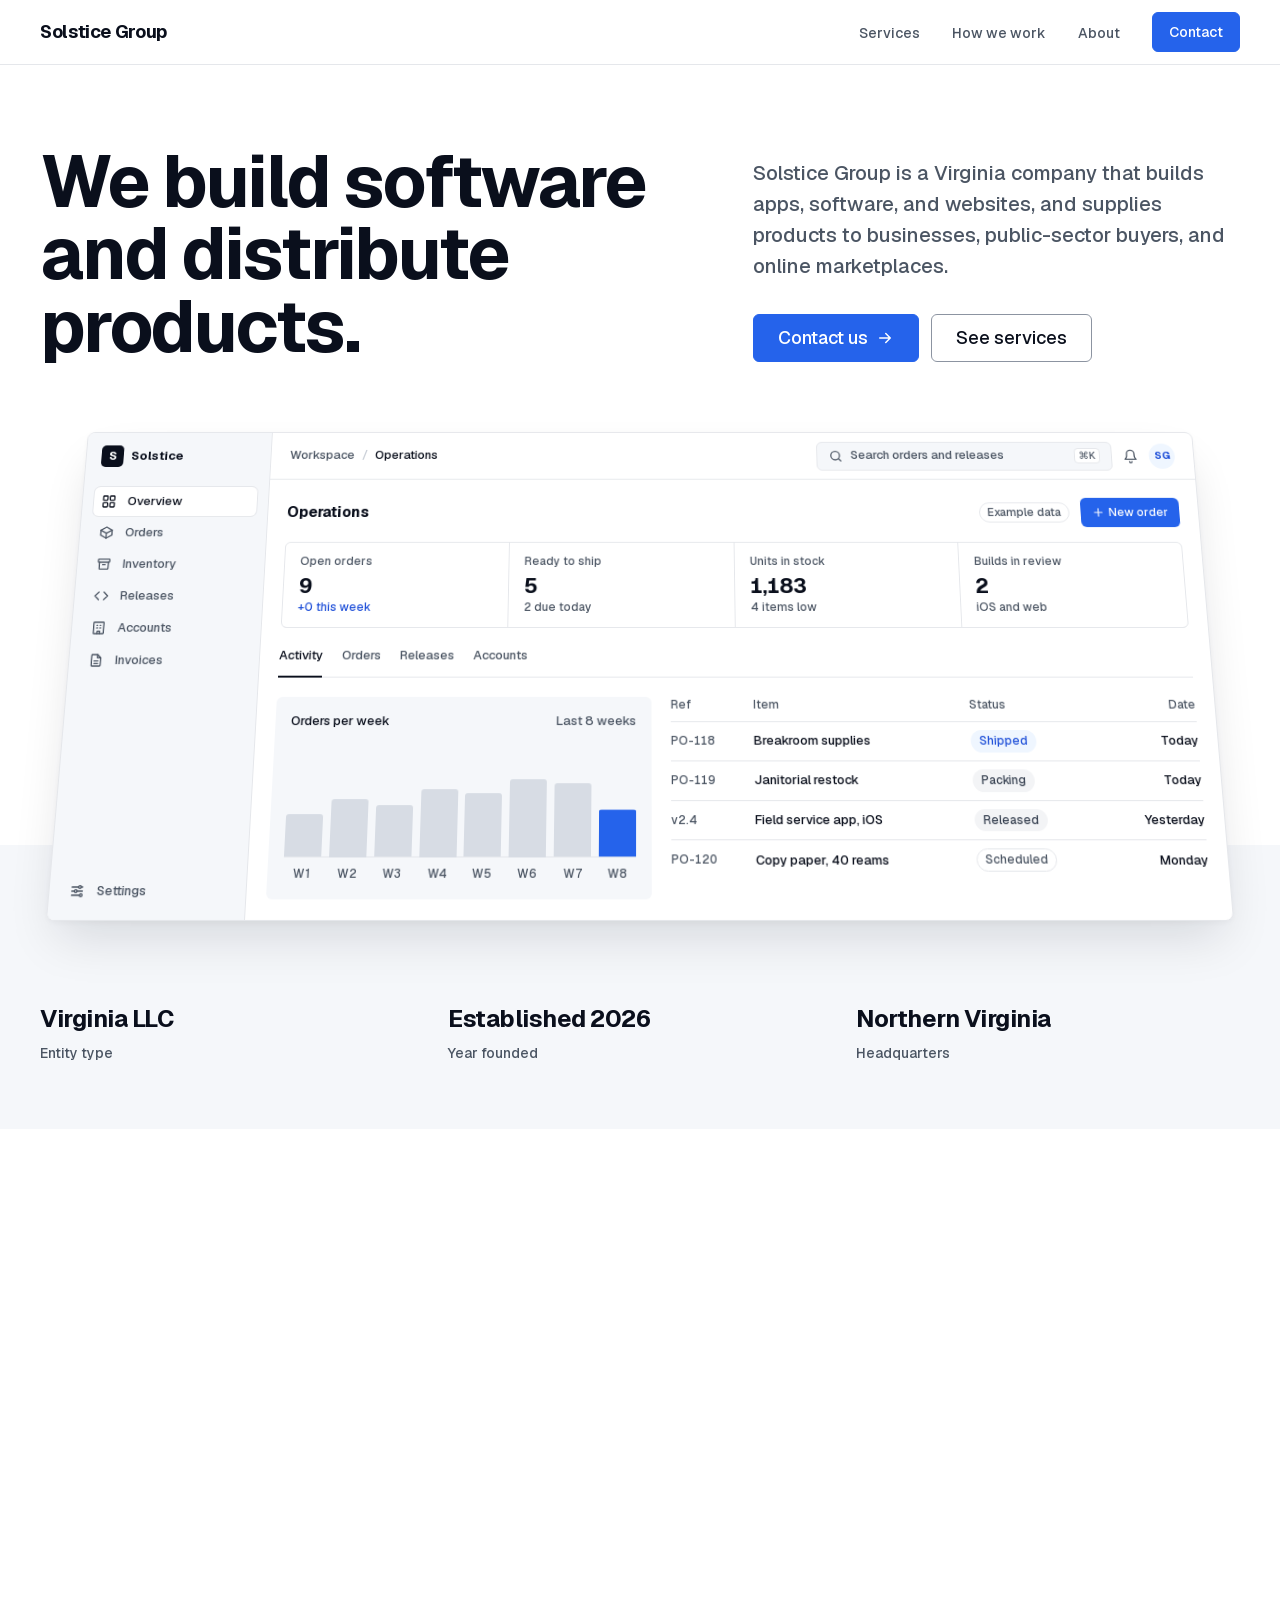
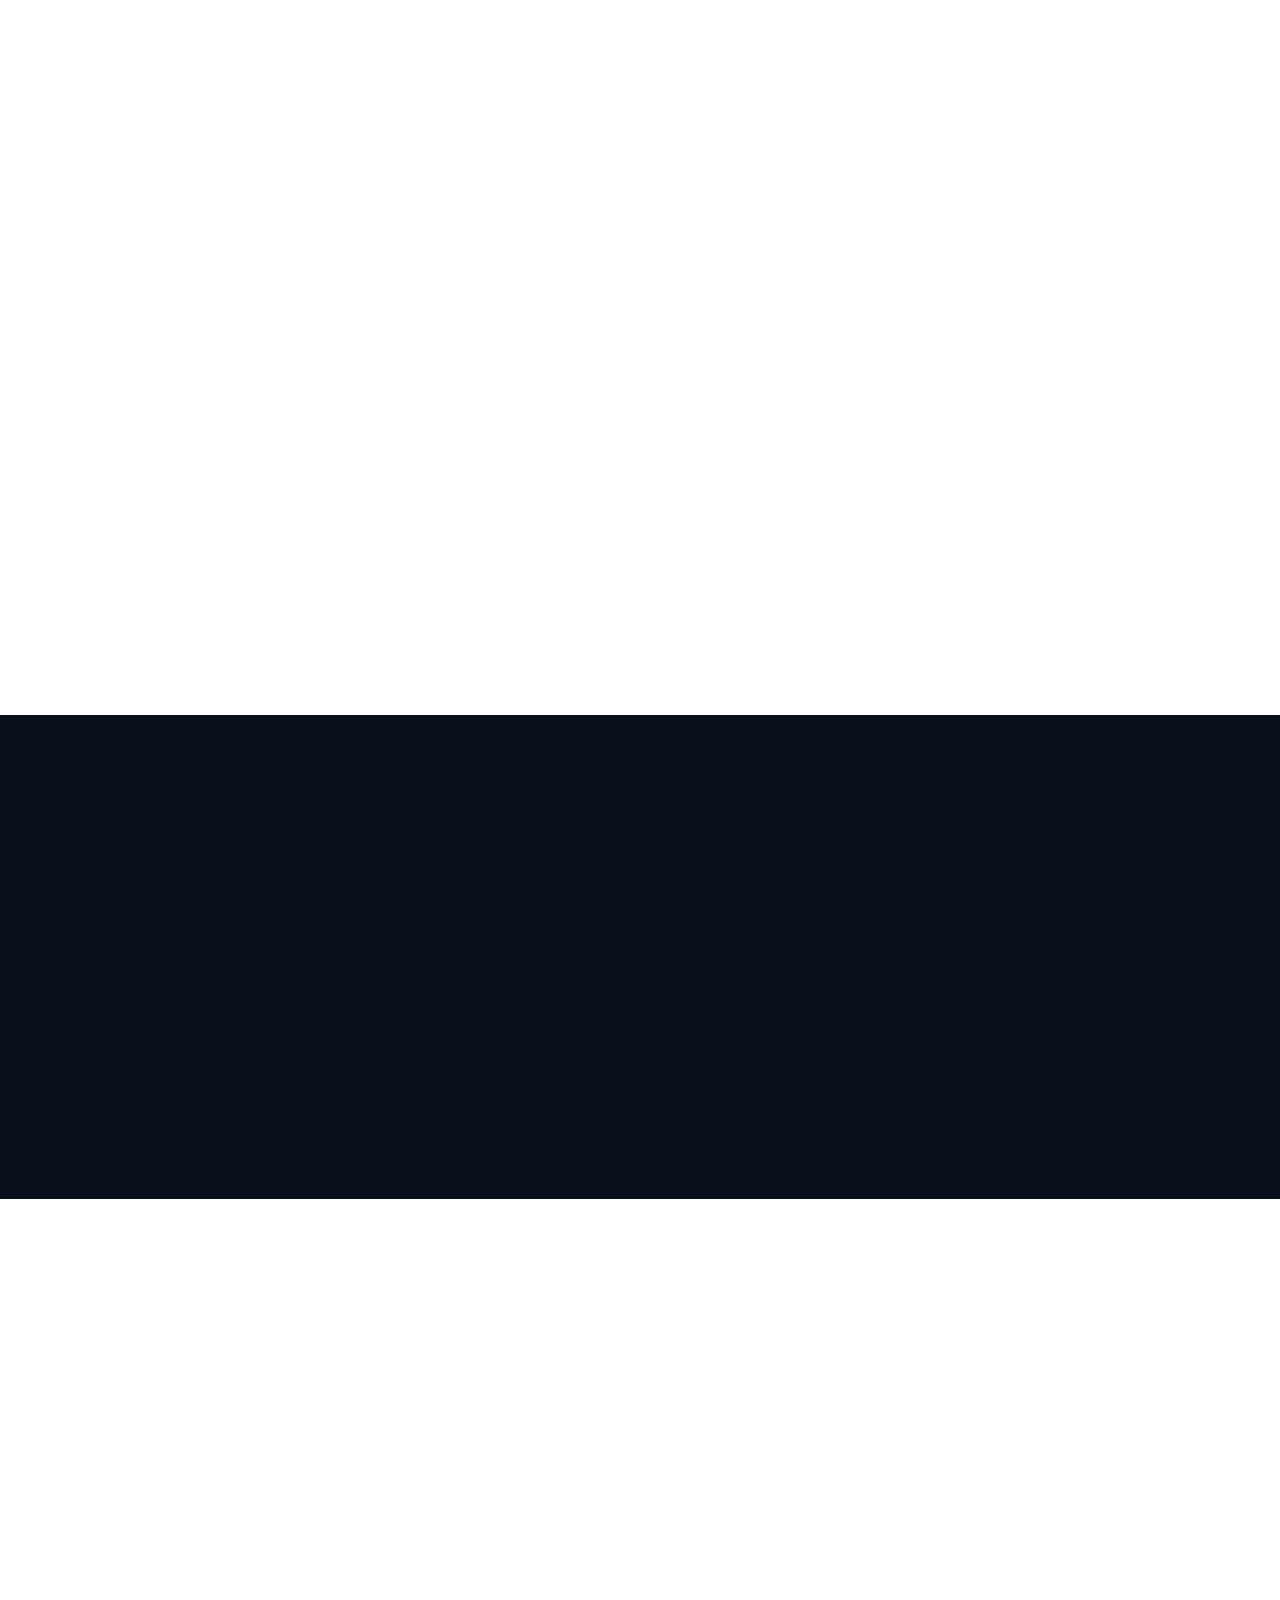
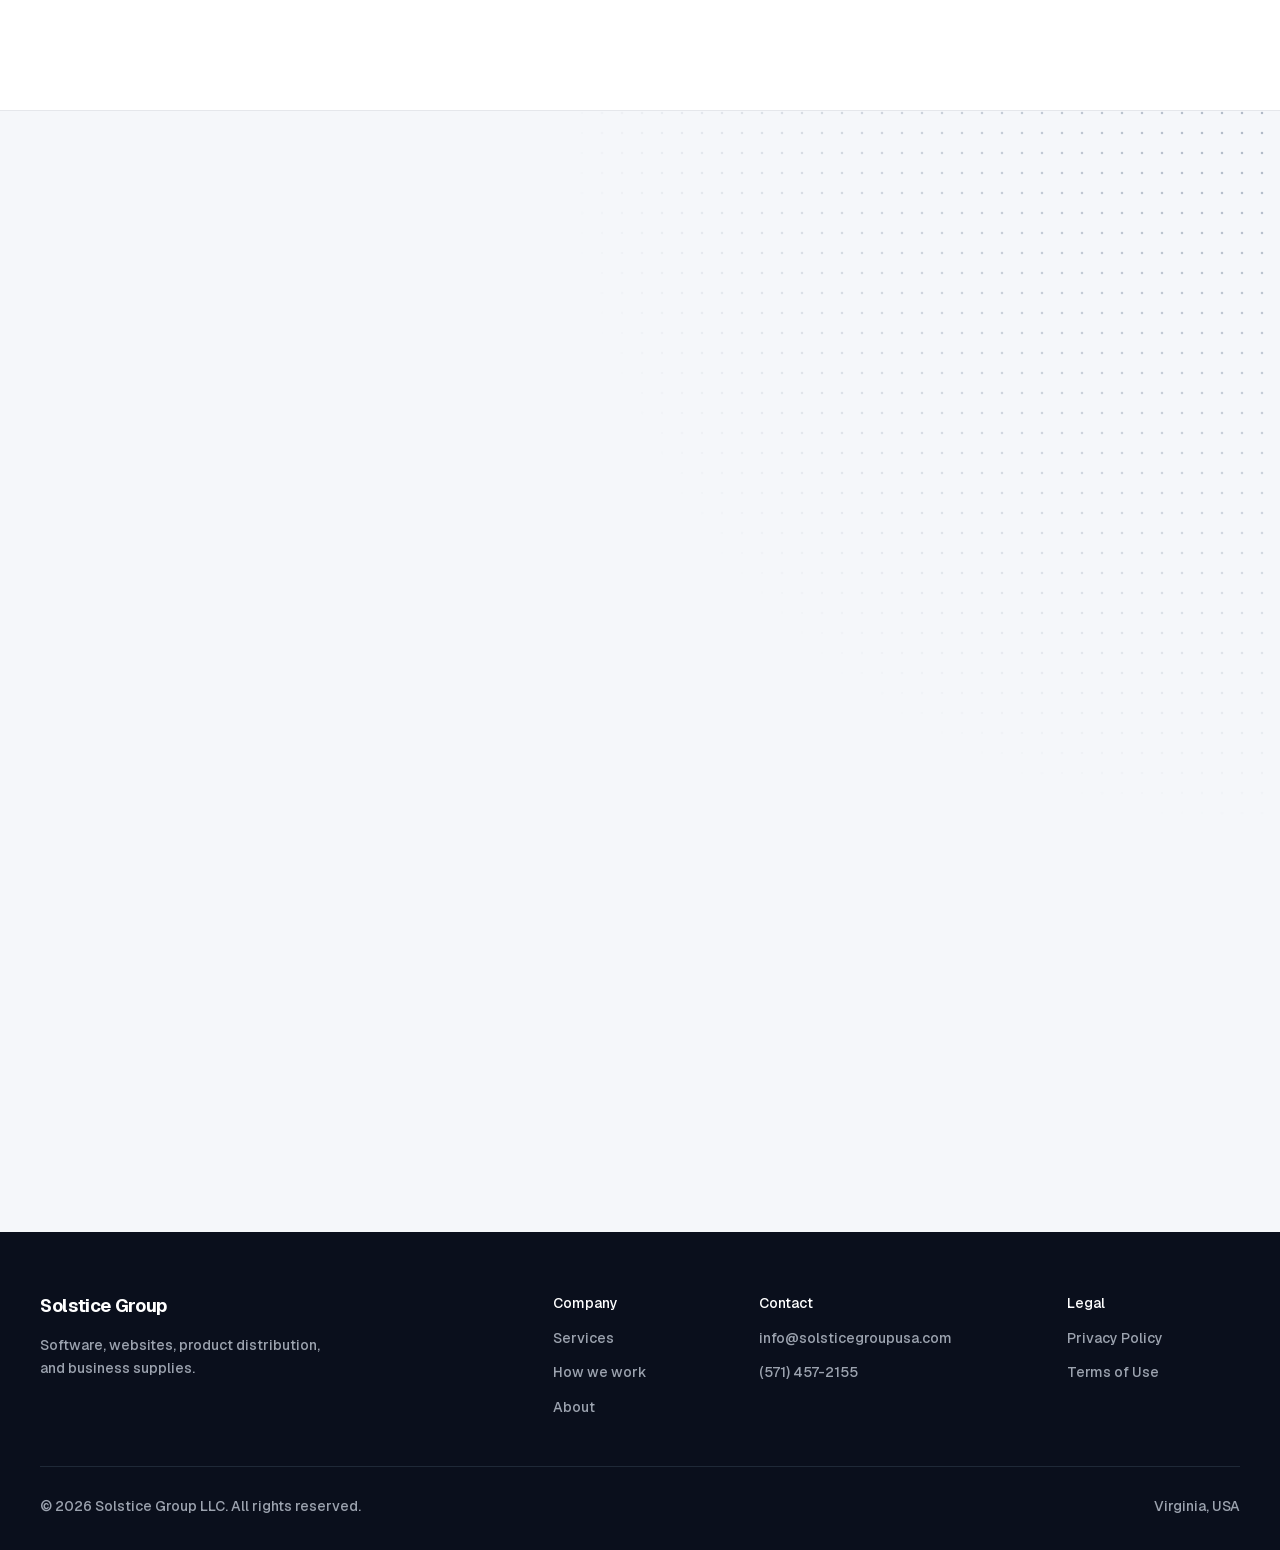
<file: index.html>
<!DOCTYPE html>
<html lang="en-US">
<head>
  <meta charset="utf-8">
  <meta name="viewport" content="width=device-width, initial-scale=1">
  <meta http-equiv="Content-Security-Policy" content="default-src 'self'; script-src 'self' 'sha256-qOhFsq0QMV2REqNwk5hGH5bZE9SkX6gt6yeyKdYPv+U='; style-src 'self'; img-src 'self' data:; font-src 'self'; connect-src 'self' https://script.google.com https://script.googleusercontent.com; form-action 'self' mailto:; base-uri 'self'; object-src 'none'">
  <meta name="referrer" content="strict-origin-when-cross-origin">
  <title>Solstice Group LLC | Software, Websites, and Product Distribution in Virginia</title>
  <meta name="description" content="Solstice Group LLC is a Virginia company that builds apps, software, and websites, and supplies products to businesses, online marketplaces, and public-sector buyers.">
  <link rel="canonical" href="https://solsticegroupusa.com/">
  <meta name="theme-color" content="#FFFFFF">
  <meta name="color-scheme" content="light">

  <link rel="preload" href="assets/fonts/geist-latin.woff2" as="font" type="font/woff2" crossorigin>
  <link rel="stylesheet" href="css/styles.css">
  <script>document.documentElement.classList.add("js")</script>
  <script src="js/main.js" defer></script>

  <link rel="icon" href="assets/favicon.svg" type="image/svg+xml">
  <link rel="icon" href="assets/favicon.ico" sizes="32x32">
  <link rel="apple-touch-icon" href="assets/apple-touch-icon.png">

  <meta property="og:type" content="website">
  <meta property="og:site_name" content="Solstice Group LLC">
  <meta property="og:locale" content="en_US">
  <meta property="og:title" content="Solstice Group LLC | Software, Websites, and Product Distribution">
  <meta property="og:description" content="A Virginia company that builds apps, software, and websites, and supplies products to businesses and online marketplaces.">
  <meta property="og:url" content="https://solsticegroupusa.com/">
  <meta property="og:image" content="https://solsticegroupusa.com/assets/og-image.png">
  <meta property="og:image:width" content="1200">
  <meta property="og:image:height" content="630">
  <meta property="og:image:alt" content="Solstice Group. We build software and distribute products. solsticegroupusa.com">
  <meta name="twitter:card" content="summary_large_image">
  <meta name="twitter:title" content="Solstice Group LLC | Software, Websites, and Product Distribution">
  <meta name="twitter:description" content="A Virginia company that builds apps, software, and websites, and supplies products to businesses and online marketplaces.">
  <meta name="twitter:image" content="https://solsticegroupusa.com/assets/og-image.png">
  <meta name="twitter:image:alt" content="Solstice Group. We build software and distribute products.">

  <script type="application/ld+json">
  {
    "@context": "https://schema.org",
    "@type": "Organization",
    "name": "Solstice Group LLC",
    "alternateName": "Solstice Group",
    "legalName": "Solstice Group LLC",
    "url": "https://solsticegroupusa.com/",
    "logo": "https://solsticegroupusa.com/assets/apple-touch-icon.png",
    "email": "info@solsticegroupusa.com",
    "telephone": "+1-571-457-2155",
    "address": { "@type": "PostalAddress", "addressRegion": "VA", "addressCountry": "US" },
    "foundingDate": "2026",
    "foundingLocation": { "@type": "Place", "name": "Virginia, USA" },
    "areaServed": { "@type": "Country", "name": "United States" },
    "description": "Solstice Group LLC is a Virginia company that builds apps, software, and websites, and supplies products to businesses and online marketplaces."
  }
  </script>
</head>
<body>
  <a class="skip-link" href="#main">Skip to main content</a>

  <header class="site-header" id="top">
    <div class="container header-inner">
      <a class="wordmark" href="#top" aria-label="Solstice Group, back to top">Solstice Group</a>

      <nav class="site-nav" id="site-nav" aria-label="Primary">
        <ul>
          <li><a href="#services">Services</a></li>
          <li><a href="#process">How we work</a></li>
          <li><a href="#about">About</a></li>
        </ul>
      </nav>

      <div class="header-actions">
        <a class="button button--sm" href="#contact">Contact</a>
        <button class="nav-toggle" type="button" aria-expanded="false" aria-controls="site-nav" aria-label="Menu">
          <svg class="icon-open" viewBox="0 0 24 24" aria-hidden="true" focusable="false" fill="none" stroke="currentColor" stroke-width="1.75" stroke-linecap="round"><path d="M4 8h16M4 16h16"/></svg>
          <svg class="icon-close" viewBox="0 0 24 24" aria-hidden="true" focusable="false" fill="none" stroke="currentColor" stroke-width="1.75" stroke-linecap="round"><path d="M6 6l12 12M18 6 6 18"/></svg>
        </button>
      </div>
    </div>
  </header>

  <main id="main" tabindex="-1">
    <section class="hero" aria-labelledby="hero-title">
      <div class="container hero-grid">
        <div class="hero-copy">
          <h1 id="hero-title">We build software and distribute products.</h1>
          <div class="hero-aside">
            <p class="hero-lede">Solstice Group is a Virginia company that builds apps, software, and websites, and supplies products to businesses, public-sector buyers, and online marketplaces.</p>
            <div class="hero-actions">
              <a class="button" href="#contact">
                Contact us
                <svg viewBox="0 0 24 24" aria-hidden="true" focusable="false" fill="none" stroke="currentColor" stroke-width="2" stroke-linecap="round" stroke-linejoin="round"><path d="M5 12h14M13 6l6 6-6 6"/></svg>
              </a>
              <a class="button button--ghost" href="#services">See services</a>
            </div>
          </div>
        </div>

        <div class="hero-visual" data-audit="mock">
          <div class="console" role="img" aria-label="Illustration of an operations dashboard with example orders, inventory, and app releases.">
            <div class="app" aria-hidden="true">
              <div class="app-side">
                <div class="app-brand"><span class="app-mark">S</span><span class="app-label">Solstice</span></div>
                <ul class="app-nav">
                  <li class="is-active"><svg viewBox="0 0 24 24" fill="none" stroke="currentColor" stroke-width="2" stroke-linecap="round" stroke-linejoin="round"><rect x="3" y="3" width="7" height="7" rx="1"/><rect x="14" y="3" width="7" height="7" rx="1"/><rect x="3" y="14" width="7" height="7" rx="1"/><rect x="14" y="14" width="7" height="7" rx="1"/></svg><span class="app-label">Overview</span></li>
                  <li><svg viewBox="0 0 24 24" fill="none" stroke="currentColor" stroke-width="2" stroke-linecap="round" stroke-linejoin="round"><path d="M21 8 12 3 3 8v8l9 5 9-5z"/><path d="m3 8 9 5 9-5M12 13v8"/></svg><span class="app-label">Orders</span></li>
                  <li><svg viewBox="0 0 24 24" fill="none" stroke="currentColor" stroke-width="2" stroke-linecap="round" stroke-linejoin="round"><rect x="3" y="4" width="18" height="5" rx="1"/><path d="M5 9v10a1 1 0 0 0 1 1h12a1 1 0 0 0 1-1V9M10 13h4"/></svg><span class="app-label">Inventory</span></li>
                  <li><svg viewBox="0 0 24 24" fill="none" stroke="currentColor" stroke-width="2" stroke-linecap="round" stroke-linejoin="round"><path d="m8 6-6 6 6 6M16 6l6 6-6 6"/></svg><span class="app-label">Releases</span></li>
                  <li><svg viewBox="0 0 24 24" fill="none" stroke="currentColor" stroke-width="2" stroke-linecap="round" stroke-linejoin="round"><rect x="4" y="3" width="16" height="18" rx="1"/><path d="M9 8h1M14 8h1M9 12h1M14 12h1M10 21v-4h4v4"/></svg><span class="app-label">Accounts</span></li>
                  <li><svg viewBox="0 0 24 24" fill="none" stroke="currentColor" stroke-width="2" stroke-linecap="round" stroke-linejoin="round"><path d="M14 3H6a1 1 0 0 0-1 1v16a1 1 0 0 0 1 1h12a1 1 0 0 0 1-1V8z"/><path d="M14 3v5h5M9 13h6M9 17h6"/></svg><span class="app-label">Invoices</span></li>
                </ul>
                <div class="app-side-foot"><svg viewBox="0 0 24 24" fill="none" stroke="currentColor" stroke-width="2" stroke-linecap="round" stroke-linejoin="round"><path d="M4 6h10M18 6h2M4 12h4M12 12h8M4 18h12"/><circle cx="16" cy="6" r="2"/><circle cx="10" cy="12" r="2"/><circle cx="18" cy="18" r="2"/></svg><span class="app-label">Settings</span></div>
              </div>

              <div class="app-main">
                <div class="app-top">
                  <span class="app-menu"><svg viewBox="0 0 24 24" fill="none" stroke="currentColor" stroke-width="2" stroke-linecap="round" stroke-linejoin="round"><path d="M4 7h16M4 12h16M4 17h16"/></svg></span>
                  <span class="app-crumb"><span class="muted">Workspace</span><span class="app-crumb-sep">/</span>Operations</span>
                  <span class="app-search"><svg viewBox="0 0 24 24" fill="none" stroke="currentColor" stroke-width="2" stroke-linecap="round" stroke-linejoin="round"><circle cx="11" cy="11" r="7"/><path d="m20 20-3.5-3.5"/></svg><span class="app-search-text">Search orders and releases</span><kbd>&#8984;K</kbd></span>
                  <span class="app-bell"><svg viewBox="0 0 24 24" fill="none" stroke="currentColor" stroke-width="2" stroke-linecap="round" stroke-linejoin="round"><path d="M6 8a6 6 0 0 1 12 0c0 7 3 9 3 9H3s3-2 3-9M10 21a2 2 0 0 0 4 0"/></svg></span>
                  <span class="app-avatar">SG</span>
                </div>

                <div class="console-inner">
                  <div class="console-bar">
                    <span class="console-title">Operations</span>
                    <span class="console-bar-actions">
                      <span class="pill pill--outline">Example data</span>
                      <span class="app-button"><svg viewBox="0 0 24 24" fill="none" stroke="currentColor" stroke-width="2" stroke-linecap="round" stroke-linejoin="round"><path d="M12 5v14M5 12h14"/></svg>New order</span>
                    </span>
                  </div>

                  <dl class="kpis">
                    <div class="kpi"><dt>Open orders</dt><dd class="kpi-value">12</dd><dd class="kpi-note kpi-note--up">+3 this week</dd></div>
                    <div class="kpi"><dt>Ready to ship</dt><dd class="kpi-value">5</dd><dd class="kpi-note">2 due today</dd></div>
                    <div class="kpi"><dt>Units in stock</dt><dd class="kpi-value">1,240</dd><dd class="kpi-note">4 items low</dd></div>
                    <div class="kpi"><dt>Builds in review</dt><dd class="kpi-value">2</dd><dd class="kpi-note">iOS and web</dd></div>
                  </dl>

                  <div class="console-tabs">
                    <span class="is-active">Activity</span>
                    <span>Orders</span>
                    <span>Releases</span>
                    <span>Accounts</span>
                  </div>

                  <div class="app-panels">
                    <div class="console-chart">
                      <div class="console-chart-head">
                        <span>Orders per week</span>
                        <span class="muted">Last 8 weeks</span>
                      </div>
                      <div class="bars">
                        <span></span><span></span><span></span><span></span><span></span><span></span><span></span><span class="is-current"></span>
                      </div>
                      <div class="bars-axis">
                        <span>W1</span><span>W2</span><span>W3</span><span>W4</span><span>W5</span><span>W6</span><span>W7</span><span>W8</span>
                      </div>
                    </div>

                    <table class="console-table">
                      <thead>
                        <tr><th>Ref</th><th>Item</th><th>Status</th><th>Date</th></tr>
                      </thead>
                      <tbody>
                        <tr><td class="mono">PO-118</td><td>Breakroom supplies</td><td><span class="pill pill--blue">Shipped</span></td><td>Today</td></tr>
                        <tr><td class="mono">PO-119</td><td>Janitorial restock</td><td><span class="pill">Packing</span></td><td>Today</td></tr>
                        <tr><td class="mono">v2.4</td><td>Field service app, iOS</td><td><span class="pill">Released</span></td><td>Yesterday</td></tr>
                        <tr><td class="mono">PO-120</td><td>Copy paper, 40 reams</td><td><span class="pill pill--outline">Scheduled</span></td><td>Monday</td></tr>
                      </tbody>
                    </table>
                  </div>
                </div>
              </div>
            </div>
          </div>
        </div>
      </div>
    </section>

    <section class="facts" aria-label="Company facts">
      <div class="container">
        <dl class="facts-row">
          <div><dt>Entity type</dt><dd>Virginia LLC</dd></div>
          <div><dt>Year founded</dt><dd>Established 2026</dd></div>
          <div><dt>Headquarters</dt><dd>Northern Virginia</dd></div>
        </dl>
      </div>
    </section>

    <section class="section" id="services" aria-labelledby="services-title">
      <div class="container reveal">
        <div class="section-head">
          <div>
            <p class="label">Services</p>
            <h2 id="services-title">Four lines of business under one company.</h2>
          </div>
          <p class="section-intro">Software, websites, products, and supplies. Solstice Group handles all four directly, with a single point of contact for every inquiry.</p>
        </div>

        <ul class="services-grid">
          <li class="service">
            <svg class="service-icon" viewBox="0 0 24 24" aria-hidden="true" focusable="false" fill="none" stroke="currentColor" stroke-width="1.25" stroke-linecap="round" stroke-linejoin="round"><rect x="6.5" y="2.5" width="11" height="19" rx="2"/><path d="M11 18.5h2M10.5 8.5 8.75 10.25 10.5 12M13.5 8.5l1.75 1.75L13.5 12"/></svg>
            <h3>Apps and software</h3>
            <p>We design and build custom mobile and web applications for businesses, including AI-enabled tools. After launch, we maintain them with updates, fixes, and changes as platforms evolve.</p>
            <a class="arrow-link" href="#contact" data-inquiry="Software or website project">Learn more<span class="visually-hidden"> about apps and software</span>
              <svg viewBox="0 0 24 24" aria-hidden="true" focusable="false" fill="none" stroke="currentColor" stroke-width="2" stroke-linecap="round" stroke-linejoin="round"><path d="M5 12h14M13 6l6 6-6 6"/></svg></a>
          </li>
          <li class="service">
            <svg class="service-icon" viewBox="0 0 24 24" aria-hidden="true" focusable="false" fill="none" stroke="currentColor" stroke-width="1.25" stroke-linecap="round" stroke-linejoin="round"><rect x="2.5" y="4" width="19" height="16" rx="2"/><path d="M2.5 8.5h19"/><rect x="6" y="11.5" width="5" height="5" rx="0.5"/><path d="M14 12.5h4M14 15.5h3"/></svg>
            <h3>Websites and digital presence</h3>
            <p>We design and build websites for local and regional businesses, and set up the hosting behind them. After launch, ongoing maintenance covers content edits and security updates.</p>
            <a class="arrow-link" href="#contact" data-inquiry="Software or website project">Learn more<span class="visually-hidden"> about websites and digital presence</span>
              <svg viewBox="0 0 24 24" aria-hidden="true" focusable="false" fill="none" stroke="currentColor" stroke-width="2" stroke-linecap="round" stroke-linejoin="round"><path d="M5 12h14M13 6l6 6-6 6"/></svg></a>
          </li>
          <li class="service">
            <svg class="service-icon" viewBox="0 0 24 24" aria-hidden="true" focusable="false" fill="none" stroke="currentColor" stroke-width="1.25" stroke-linecap="round" stroke-linejoin="round"><path d="M21 7.5 12 3 3 7.5v9L12 21l9-4.5z"/><path d="m3 7.5 9 4.5 9-4.5M12 12v9M7.5 5.25l9 4.5"/></svg>
            <h3>Product distribution</h3>
            <p>We source products from manufacturers and wholesale suppliers and sell them through online marketplaces and direct channels. We manage the listings, pricing, and inventory for each channel.</p>
            <a class="arrow-link" href="#contact" data-inquiry="Vendor or distributor inquiry">Learn more<span class="visually-hidden"> about product distribution</span>
              <svg viewBox="0 0 24 24" aria-hidden="true" focusable="false" fill="none" stroke="currentColor" stroke-width="2" stroke-linecap="round" stroke-linejoin="round"><path d="M5 12h14M13 6l6 6-6 6"/></svg></a>
          </li>
          <li class="service">
            <svg class="service-icon" viewBox="0 0 24 24" aria-hidden="true" focusable="false" fill="none" stroke="currentColor" stroke-width="1.25" stroke-linecap="round" stroke-linejoin="round"><rect x="4.5" y="4" width="15" height="17.5" rx="2"/><rect x="9" y="2.5" width="6" height="3" rx="1"/><path d="m8 10.5 1.25 1.25L11.5 9.5M13.5 10.75H16M8 15.5l1.25 1.25 2.25-2.25M13.5 15.75H16"/></svg>
            <h3>Business supplies</h3>
            <p>We supply janitorial, office, breakroom, and maintenance products to commercial buyers. Buyers open an account with us and place repeat orders against it.</p>
            <a class="arrow-link" href="#contact" data-inquiry="Product or supply order">Learn more<span class="visually-hidden"> about business supplies</span>
              <svg viewBox="0 0 24 24" aria-hidden="true" focusable="false" fill="none" stroke="currentColor" stroke-width="2" stroke-linecap="round" stroke-linejoin="round"><path d="M5 12h14M13 6l6 6-6 6"/></svg></a>
          </li>
        </ul>
      </div>
    </section>

    <section class="section section--dark" id="process" aria-labelledby="process-title">
      <div class="container reveal">
        <p class="label">How we work</p>
        <h2 id="process-title">Three steps for every project and order.</h2>
        <ol class="steps">
          <li>
            <h3>Scope</h3>
            <p>We confirm what you need, the timeline, and the price in writing before any work or order begins.</p>
          </li>
          <li>
            <h3>Deliver</h3>
            <p>We build the software or fill the order, and report progress at the checkpoints we agreed on.</p>
          </li>
          <li>
            <h3>Support</h3>
            <p>After delivery, we fix issues, maintain what we built, and handle reorders on your account.</p>
          </li>
        </ol>
      </div>
    </section>

    <section class="section" id="about" aria-labelledby="about-title">
      <div class="container about-grid reveal">
        <div>
          <p class="label">About</p>
          <h2 id="about-title">A Virginia company serving commercial and <span class="nowrap">public-sector</span> buyers.</h2>
        </div>
        <div class="about-copy">
          <p>Solstice Group LLC is a Virginia limited liability company based in Northern Virginia, founded in 2026. Commercial, marketplace, and public-sector buyers work with one point of contact for software projects, ongoing support, and repeat supply orders.</p>
        </div>
        <ul class="inline-facts">
          <li>Virginia LLC</li>
          <li>Headquartered in Northern Virginia</li>
          <li>Established 2026</li>
        </ul>
      </div>
    </section>

    <section class="section section--contact" id="contact" aria-labelledby="contact-title">
      <div class="container contact-grid reveal">
        <div class="contact-head">
          <p class="label">Contact</p>
          <h2 id="contact-title">Tell us what you need.</h2>
          <p class="contact-intro">Describe the project, order, or requirement. We reply by email during business hours.</p>
        </div>

        <div class="form-panel">
          <form id="contact-form" action="mailto:info@solsticegroupusa.com" method="post" enctype="text/plain" novalidate>
            <div class="form-grid">
              <div class="field">
                <label for="name">Name</label>
                <input id="name" name="name" type="text" autocomplete="name" required aria-describedby="name-error" maxlength="120">
                <span class="field-error" id="name-error"></span>
              </div>
              <div class="field">
                <label for="company">Company or organization</label>
                <input id="company" name="company" type="text" autocomplete="organization" required aria-describedby="company-error" maxlength="160">
                <span class="field-error" id="company-error"></span>
              </div>
              <div class="field">
                <label for="email">Email</label>
                <input id="email" name="email" type="email" autocomplete="email" required aria-describedby="email-error" maxlength="200">
                <span class="field-error" id="email-error"></span>
              </div>
              <div class="field">
                <label for="phone">Phone <span class="optional">(optional)</span></label>
                <input id="phone" name="phone" type="tel" autocomplete="tel" aria-describedby="phone-error" maxlength="40">
                <span class="field-error" id="phone-error"></span>
              </div>
              <div class="field field--full">
                <label for="inquiry">Inquiry type</label>
                <select id="inquiry" name="inquiry_type" required aria-describedby="inquiry-error">
                  <option value="">Select one</option>
                  <option>Software or website project</option>
                  <option>Product or supply order</option>
                  <option>Vendor or distributor inquiry</option>
                  <option>Government or procurement</option>
                  <option>Other</option>
                </select>
                <span class="field-error" id="inquiry-error"></span>
              </div>
              <div class="field field--full">
                <label for="message">Message</label>
                <textarea id="message" name="message" rows="6" required aria-describedby="message-error" maxlength="5000"></textarea>
                <span class="field-error" id="message-error"></span>
              </div>
              <div class="honeypot" aria-hidden="true">
                <label for="website">Leave this field empty</label>
                <input id="website" name="_honey" type="text" tabindex="-1" autocomplete="off">
              </div>
            </div>

            <div class="form-footer">
              <button class="button" type="submit">Send inquiry</button>
              <p class="form-note">You can also email <a href="mailto:info@solsticegroupusa.com">info@solsticegroupusa.com</a> directly.</p>
            </div>
            <div class="form-status" id="form-status" role="status" aria-live="polite"></div>
          </form>
        </div>

        <div class="contact-aside">
          <dl class="contact-details">
            <div>
              <dt>Email</dt>
              <dd><a href="mailto:info@solsticegroupusa.com">info@solsticegroupusa.com</a></dd>
            </div>
            <div>
              <dt>Phone</dt>
              <dd><a href="tel:+15714572155">(571) 457-2155</a></dd>
            </div>
            <div>
              <dt>Location</dt>
              <dd>Northern Virginia</dd>
            </div>
            <div>
              <dt>Business hours</dt>
              <dd>Monday to Friday, 9am to 5pm ET</dd>
            </div>
          </dl>
        </div>
      </div>
    </section>
  </main>

  <footer class="site-footer">
    <div class="container">
      <div class="footer-grid">
        <div>
          <a class="wordmark" href="#top">Solstice Group</a>
          <p class="footer-about">Software, websites, product distribution, and business supplies.</p>
        </div>
        <div>
          <h2 class="footer-heading">Company</h2>
          <ul class="footer-list">
            <li><a href="#services">Services</a></li>
            <li><a href="#process">How we work</a></li>
            <li><a href="#about">About</a></li>
          </ul>
        </div>
        <div>
          <h2 class="footer-heading">Contact</h2>
          <ul class="footer-list">
            <li><a href="mailto:info@solsticegroupusa.com">info@solsticegroupusa.com</a></li>
            <li><a href="tel:+15714572155">(571) 457-2155</a></li>
          </ul>
        </div>
        <div>
          <h2 class="footer-heading">Legal</h2>
          <ul class="footer-list">
            <li><a href="privacy.html">Privacy Policy</a></li>
            <li><a href="terms.html">Terms of Use</a></li>
          </ul>
        </div>
      </div>
      <div class="footer-legal">
        <p>&copy; <span data-year>2026</span> Solstice Group LLC. All rights reserved.</p>
        <p>Virginia, USA</p>
      </div>
    </div>
  </footer>
</body>
</html>
</file>
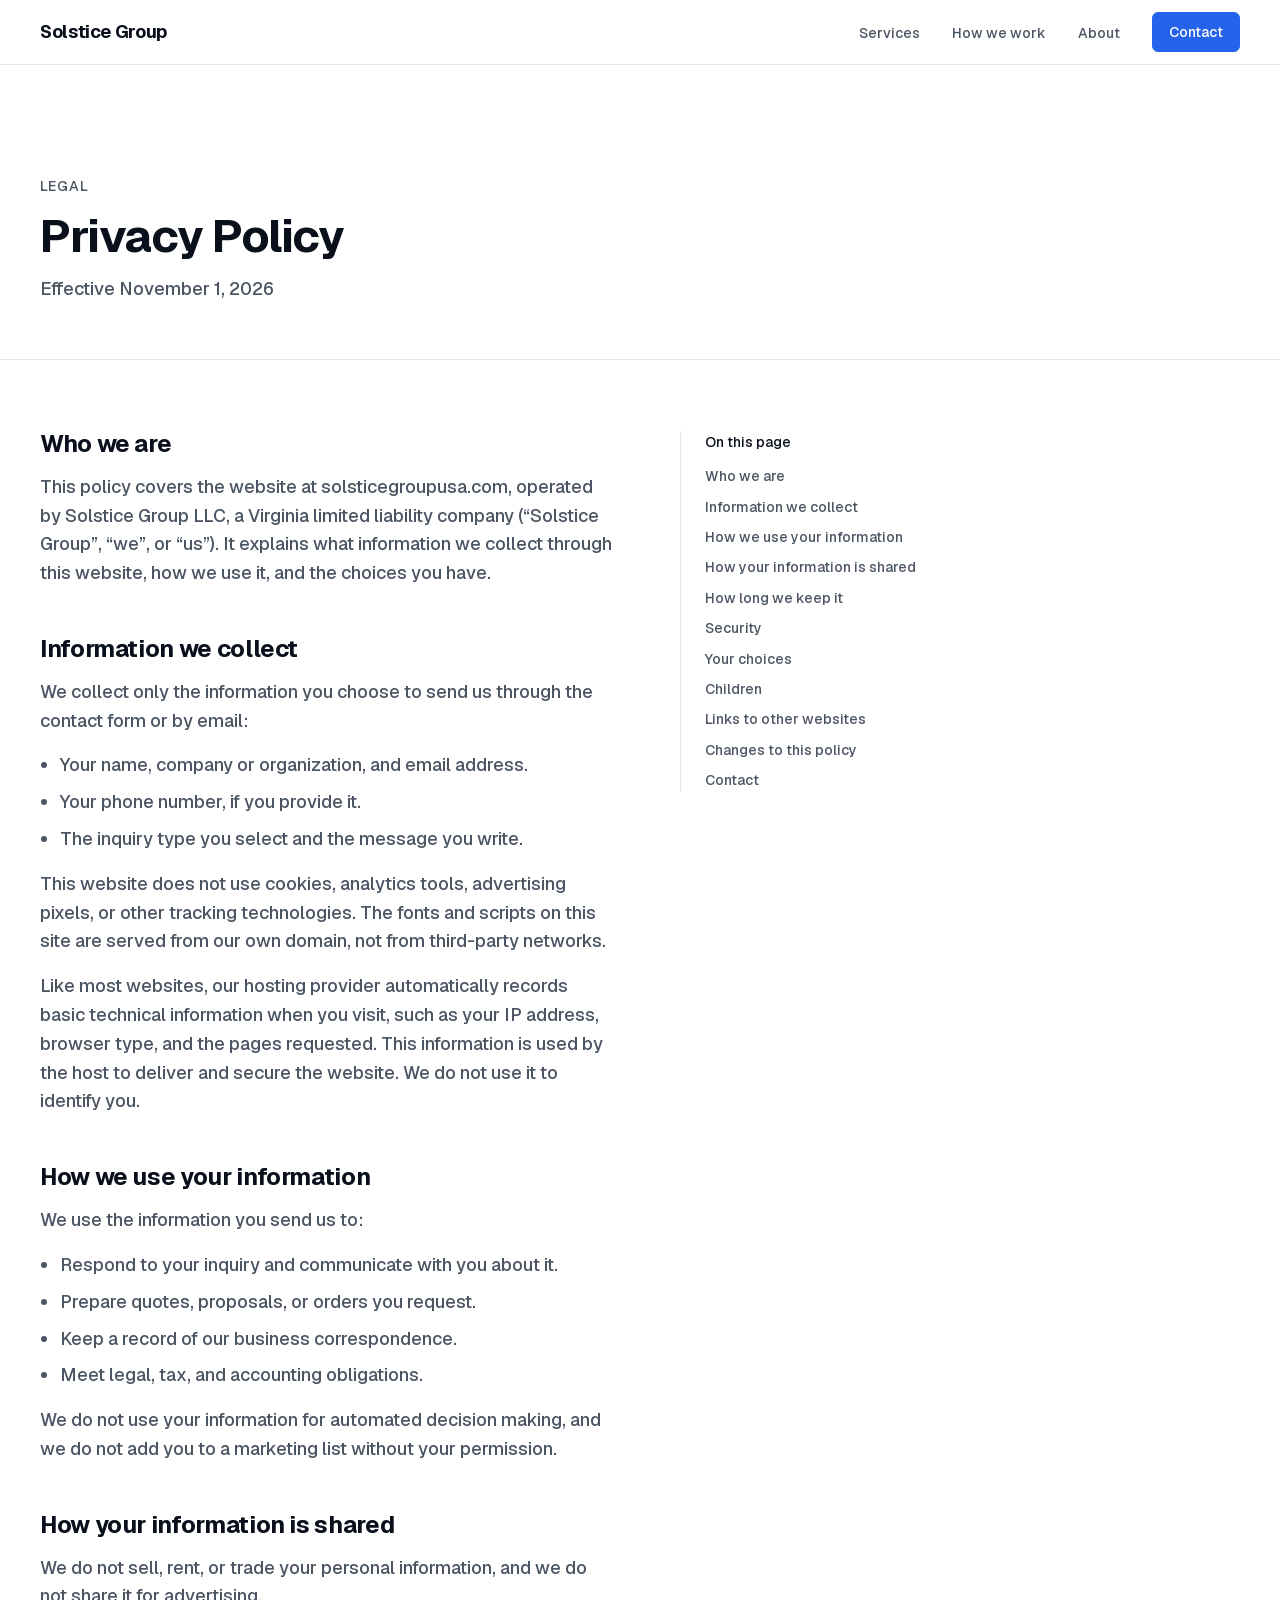
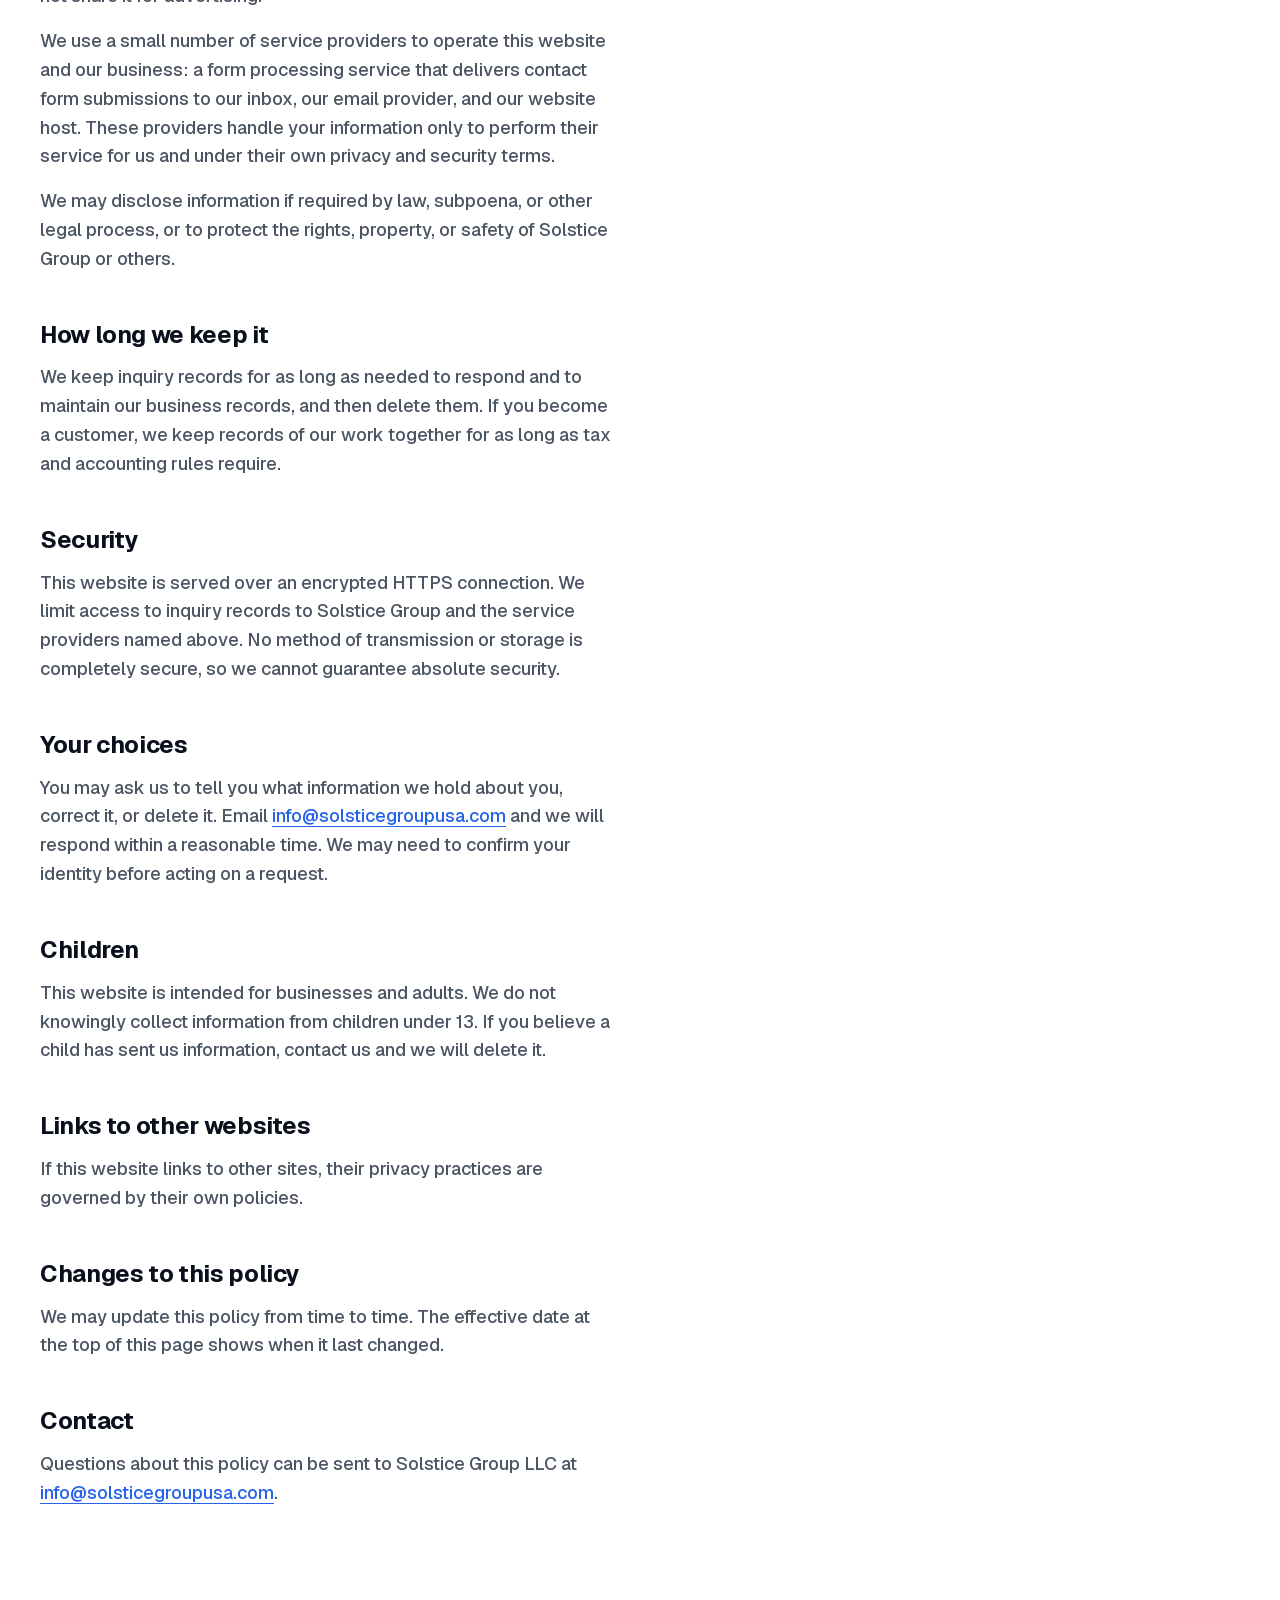
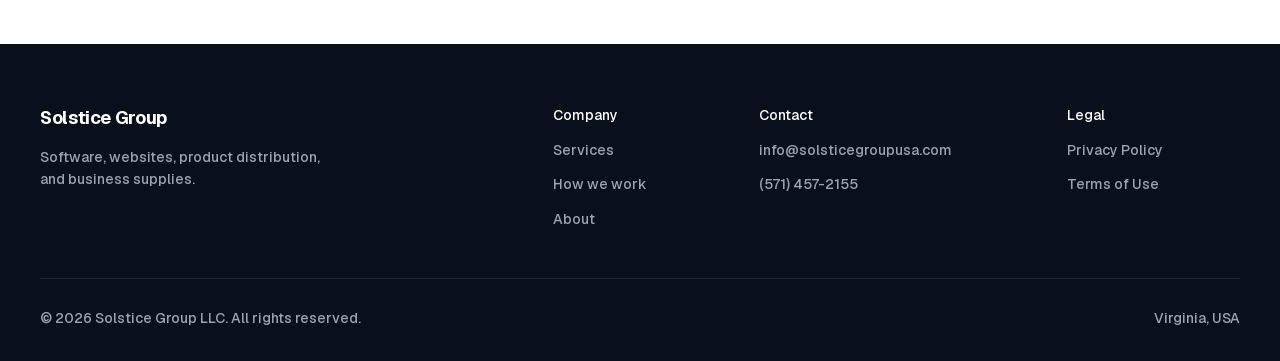
<file: privacy.html>
<!DOCTYPE html>
<html lang="en-US">
<head>
  <meta charset="utf-8">
  <meta name="viewport" content="width=device-width, initial-scale=1">
  <meta http-equiv="Content-Security-Policy" content="default-src 'self'; script-src 'self' 'sha256-qOhFsq0QMV2REqNwk5hGH5bZE9SkX6gt6yeyKdYPv+U='; style-src 'self'; img-src 'self' data:; font-src 'self'; connect-src 'self' https://script.google.com https://script.googleusercontent.com; form-action 'self' mailto:; base-uri 'self'; object-src 'none'">
  <meta name="referrer" content="strict-origin-when-cross-origin">
  <title>Privacy Policy | Solstice Group LLC</title>
  <meta name="description" content="How Solstice Group LLC collects, uses, and protects information sent through solsticegroupusa.com. We do not sell personal information or use tracking cookies.">
  <link rel="canonical" href="https://solsticegroupusa.com/privacy.html">
  <meta name="theme-color" content="#FFFFFF">
  <meta name="color-scheme" content="light">
  <link rel="preload" href="/assets/fonts/geist-latin.woff2" as="font" type="font/woff2" crossorigin>
  <link rel="stylesheet" href="/css/styles.css">
  <script>document.documentElement.classList.add("js")</script>
  <script src="/js/main.js" defer></script>
  <link rel="icon" href="/assets/favicon.svg" type="image/svg+xml">
  <link rel="icon" href="/assets/favicon.ico" sizes="32x32">
  <link rel="apple-touch-icon" href="/assets/apple-touch-icon.png">
</head>
<body>
  <a class="skip-link" href="#main">Skip to main content</a>

  <header class="site-header" id="top">
    <div class="container header-inner">
      <a class="wordmark" href="/" aria-label="Solstice Group, home">Solstice Group</a>

      <nav class="site-nav" id="site-nav" aria-label="Primary">
        <ul>
          <li><a href="/#services">Services</a></li>
          <li><a href="/#process">How we work</a></li>
          <li><a href="/#about">About</a></li>
        </ul>
      </nav>

      <div class="header-actions">
        <a class="button button--sm" href="/#contact">Contact</a>
        <button class="nav-toggle" type="button" aria-expanded="false" aria-controls="site-nav" aria-label="Menu">
          <svg class="icon-open" viewBox="0 0 24 24" aria-hidden="true" focusable="false" fill="none" stroke="currentColor" stroke-width="1.75" stroke-linecap="round"><path d="M4 8h16M4 16h16"/></svg>
          <svg class="icon-close" viewBox="0 0 24 24" aria-hidden="true" focusable="false" fill="none" stroke="currentColor" stroke-width="1.75" stroke-linecap="round"><path d="M6 6l12 12M18 6 6 18"/></svg>
        </button>
      </div>
    </div>
  </header>

  <main id="main" tabindex="-1">
    <div class="page-head">
      <div class="container">
        <p class="label">Legal</p>
        <h1>Privacy Policy</h1>
        <p>Effective November 1, 2026</p>
      </div>
    </div>
    <div class="container legal-layout">
      <article class="prose">
        <h2 id="who-we-are">Who we are</h2>
        <p>This policy covers the website at solsticegroupusa.com, operated by Solstice Group LLC, a Virginia limited liability company (&ldquo;Solstice Group&rdquo;, &ldquo;we&rdquo;, or &ldquo;us&rdquo;). It explains what information we collect through this website, how we use it, and the choices you have.</p>

        <h2 id="information-we-collect">Information we collect</h2>
        <p>We collect only the information you choose to send us through the contact form or by email:</p>
        <ul>
          <li>Your name, company or organization, and email address.</li>
          <li>Your phone number, if you provide it.</li>
          <li>The inquiry type you select and the message you write.</li>
        </ul>
        <p>This website does not use cookies, analytics tools, advertising pixels, or other tracking technologies. The fonts and scripts on this site are served from our own domain, not from third-party networks.</p>
        <p>Like most websites, our hosting provider automatically records basic technical information when you visit, such as your IP address, browser type, and the pages requested. This information is used by the host to deliver and secure the website. We do not use it to identify you.</p>

        <h2 id="how-we-use-your-information">How we use your information</h2>
        <p>We use the information you send us to:</p>
        <ul>
          <li>Respond to your inquiry and communicate with you about it.</li>
          <li>Prepare quotes, proposals, or orders you request.</li>
          <li>Keep a record of our business correspondence.</li>
          <li>Meet legal, tax, and accounting obligations.</li>
        </ul>
        <p>We do not use your information for automated decision making, and we do not add you to a marketing list without your permission.</p>

        <h2 id="how-your-information-is-shared">How your information is shared</h2>
        <p>We do not sell, rent, or trade your personal information, and we do not share it for advertising.</p>
        <p>We use a small number of service providers to operate this website and our business: a form processing service that delivers contact form submissions to our inbox, our email provider, and our website host. These providers handle your information only to perform their service for us and under their own privacy and security terms.</p>
        <p>We may disclose information if required by law, subpoena, or other legal process, or to protect the rights, property, or safety of Solstice Group or others.</p>

        <h2 id="how-long-we-keep-it">How long we keep it</h2>
        <p>We keep inquiry records for as long as needed to respond and to maintain our business records, and then delete them. If you become a customer, we keep records of our work together for as long as tax and accounting rules require.</p>

        <h2 id="security">Security</h2>
        <p>This website is served over an encrypted HTTPS connection. We limit access to inquiry records to Solstice Group and the service providers named above. No method of transmission or storage is completely secure, so we cannot guarantee absolute security.</p>

        <h2 id="your-choices">Your choices</h2>
        <p>You may ask us to tell you what information we hold about you, correct it, or delete it. Email <a href="mailto:info@solsticegroupusa.com">info@solsticegroupusa.com</a> and we will respond within a reasonable time. We may need to confirm your identity before acting on a request.</p>

        <h2 id="children">Children</h2>
        <p>This website is intended for businesses and adults. We do not knowingly collect information from children under 13. If you believe a child has sent us information, contact us and we will delete it.</p>

        <h2 id="links-to-other-websites">Links to other websites</h2>
        <p>If this website links to other sites, their privacy practices are governed by their own policies.</p>

        <h2 id="changes-to-this-policy">Changes to this policy</h2>
        <p>We may update this policy from time to time. The effective date at the top of this page shows when it last changed.</p>

        <h2 id="contact">Contact</h2>
        <p>Questions about this policy can be sent to Solstice Group LLC at <a href="mailto:info@solsticegroupusa.com">info@solsticegroupusa.com</a>.</p>
      </article>
      <nav class="toc" aria-label="On this page">
        <p class="toc-title">On this page</p>
        <ul>
          <li><a href="#who-we-are">Who we are</a></li>
          <li><a href="#information-we-collect">Information we collect</a></li>
          <li><a href="#how-we-use-your-information">How we use your information</a></li>
          <li><a href="#how-your-information-is-shared">How your information is shared</a></li>
          <li><a href="#how-long-we-keep-it">How long we keep it</a></li>
          <li><a href="#security">Security</a></li>
          <li><a href="#your-choices">Your choices</a></li>
          <li><a href="#children">Children</a></li>
          <li><a href="#links-to-other-websites">Links to other websites</a></li>
          <li><a href="#changes-to-this-policy">Changes to this policy</a></li>
          <li><a href="#contact">Contact</a></li>
        </ul>
      </nav>
    </div>
  </main>

  <footer class="site-footer">
    <div class="container">
      <div class="footer-grid">
        <div>
          <a class="wordmark" href="/">Solstice Group</a>
          <p class="footer-about">Software, websites, product distribution, and business supplies.</p>
        </div>
        <div>
          <h2 class="footer-heading">Company</h2>
          <ul class="footer-list">
            <li><a href="/#services">Services</a></li>
            <li><a href="/#process">How we work</a></li>
            <li><a href="/#about">About</a></li>
          </ul>
        </div>
        <div>
          <h2 class="footer-heading">Contact</h2>
          <ul class="footer-list">
            <li><a href="mailto:info@solsticegroupusa.com">info@solsticegroupusa.com</a></li>
            <li><a href="tel:+15714572155">(571) 457-2155</a></li>
          </ul>
        </div>
        <div>
          <h2 class="footer-heading">Legal</h2>
          <ul class="footer-list">
            <li><a href="/privacy.html">Privacy Policy</a></li>
            <li><a href="/terms.html">Terms of Use</a></li>
          </ul>
        </div>
      </div>
      <div class="footer-legal">
        <p>&copy; <span data-year>2026</span> Solstice Group LLC. All rights reserved.</p>
        <p>Virginia, USA</p>
      </div>
    </div>
  </footer>
</body>
</html>
</file>
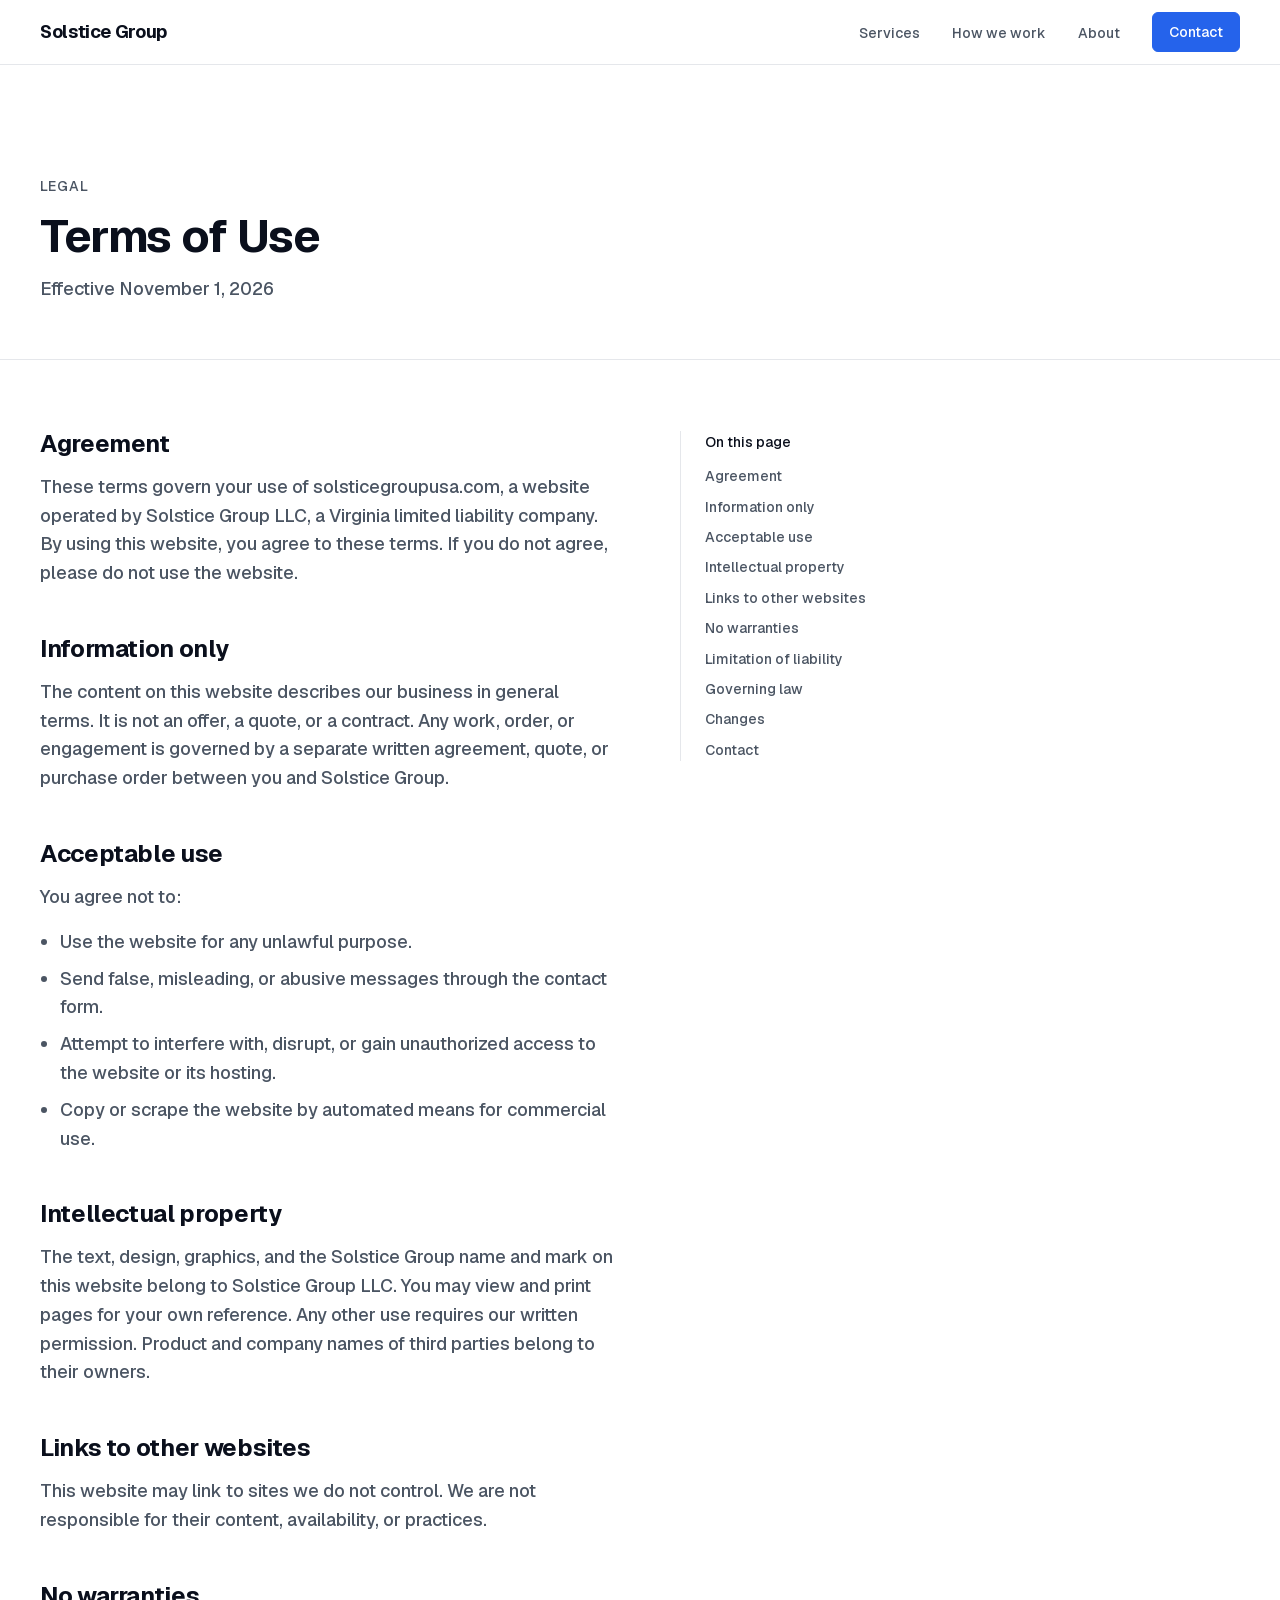
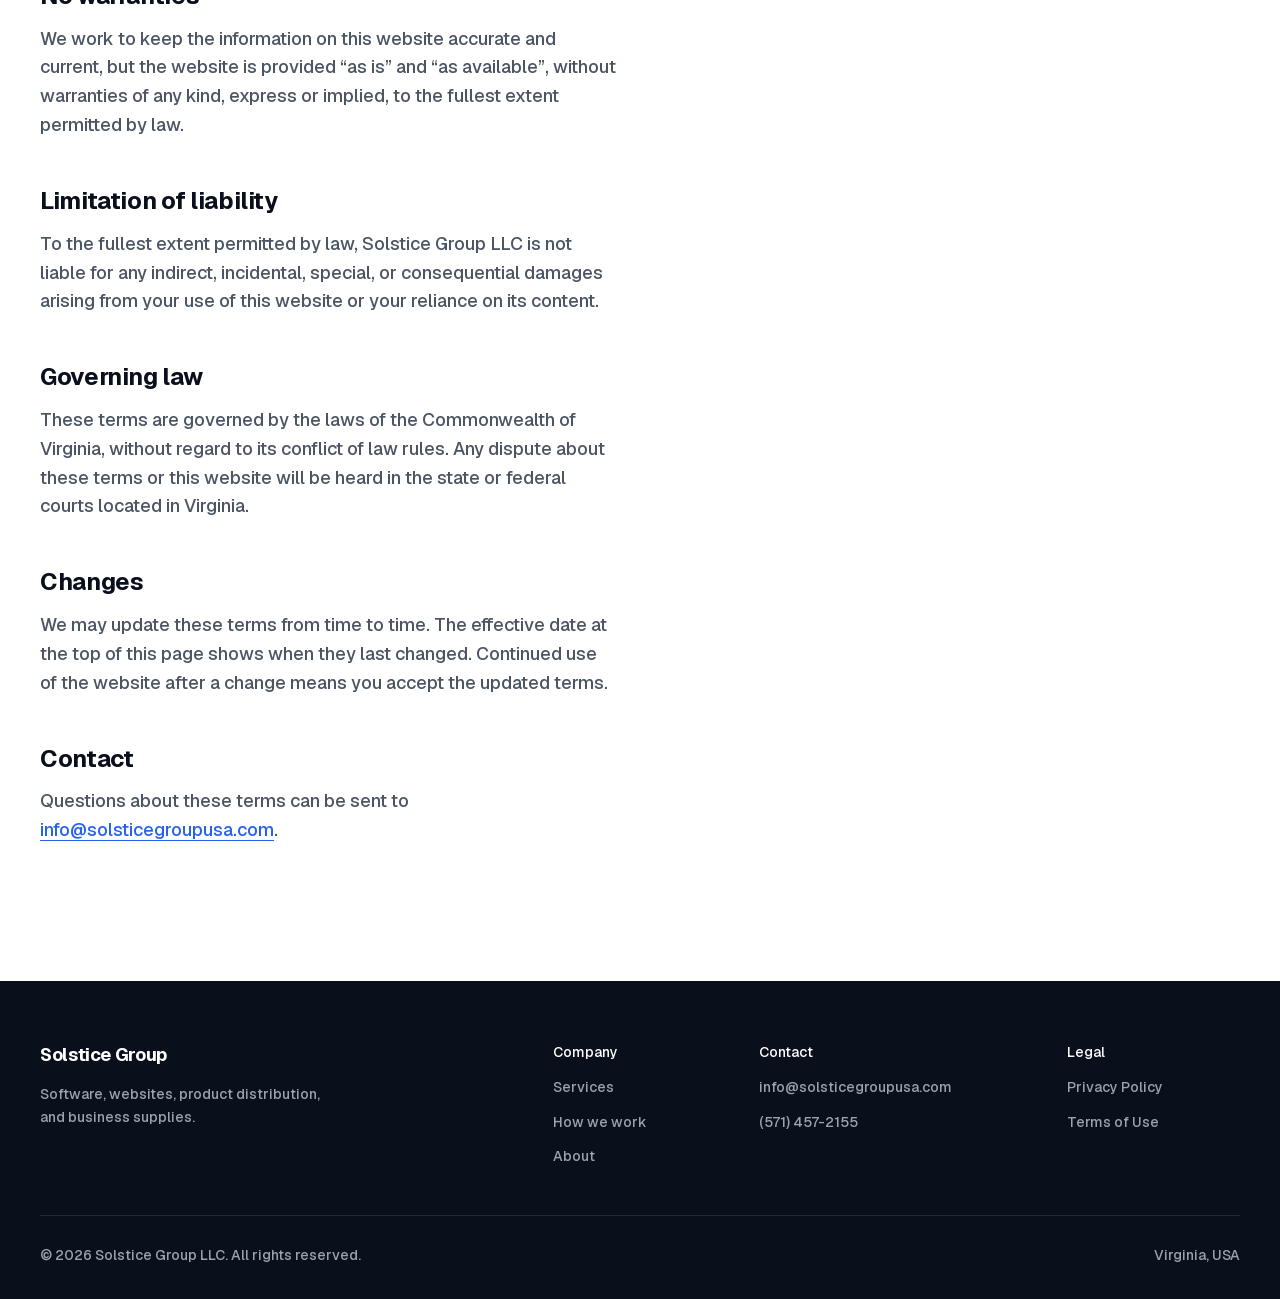
<file: terms.html>
<!DOCTYPE html>
<html lang="en-US">
<head>
  <meta charset="utf-8">
  <meta name="viewport" content="width=device-width, initial-scale=1">
  <meta http-equiv="Content-Security-Policy" content="default-src 'self'; script-src 'self' 'sha256-qOhFsq0QMV2REqNwk5hGH5bZE9SkX6gt6yeyKdYPv+U='; style-src 'self'; img-src 'self' data:; font-src 'self'; connect-src 'self' https://script.google.com https://script.googleusercontent.com; form-action 'self' mailto:; base-uri 'self'; object-src 'none'">
  <meta name="referrer" content="strict-origin-when-cross-origin">
  <title>Terms of Use | Solstice Group LLC</title>
  <meta name="description" content="Terms of use for solsticegroupusa.com, the website of Solstice Group LLC, a Virginia limited liability company.">
  <link rel="canonical" href="https://solsticegroupusa.com/terms.html">
  <meta name="theme-color" content="#FFFFFF">
  <meta name="color-scheme" content="light">
  <link rel="preload" href="/assets/fonts/geist-latin.woff2" as="font" type="font/woff2" crossorigin>
  <link rel="stylesheet" href="/css/styles.css">
  <script>document.documentElement.classList.add("js")</script>
  <script src="/js/main.js" defer></script>
  <link rel="icon" href="/assets/favicon.svg" type="image/svg+xml">
  <link rel="icon" href="/assets/favicon.ico" sizes="32x32">
  <link rel="apple-touch-icon" href="/assets/apple-touch-icon.png">
</head>
<body>
  <a class="skip-link" href="#main">Skip to main content</a>

  <header class="site-header" id="top">
    <div class="container header-inner">
      <a class="wordmark" href="/" aria-label="Solstice Group, home">Solstice Group</a>

      <nav class="site-nav" id="site-nav" aria-label="Primary">
        <ul>
          <li><a href="/#services">Services</a></li>
          <li><a href="/#process">How we work</a></li>
          <li><a href="/#about">About</a></li>
        </ul>
      </nav>

      <div class="header-actions">
        <a class="button button--sm" href="/#contact">Contact</a>
        <button class="nav-toggle" type="button" aria-expanded="false" aria-controls="site-nav" aria-label="Menu">
          <svg class="icon-open" viewBox="0 0 24 24" aria-hidden="true" focusable="false" fill="none" stroke="currentColor" stroke-width="1.75" stroke-linecap="round"><path d="M4 8h16M4 16h16"/></svg>
          <svg class="icon-close" viewBox="0 0 24 24" aria-hidden="true" focusable="false" fill="none" stroke="currentColor" stroke-width="1.75" stroke-linecap="round"><path d="M6 6l12 12M18 6 6 18"/></svg>
        </button>
      </div>
    </div>
  </header>

  <main id="main" tabindex="-1">
    <div class="page-head">
      <div class="container">
        <p class="label">Legal</p>
        <h1>Terms of Use</h1>
        <p>Effective November 1, 2026</p>
      </div>
    </div>
    <div class="container legal-layout">
      <article class="prose">
        <h2 id="agreement">Agreement</h2>
        <p>These terms govern your use of solsticegroupusa.com, a website operated by Solstice Group LLC, a Virginia limited liability company. By using this website, you agree to these terms. If you do not agree, please do not use the website.</p>

        <h2 id="information-only">Information only</h2>
        <p>The content on this website describes our business in general terms. It is not an offer, a quote, or a contract. Any work, order, or engagement is governed by a separate written agreement, quote, or purchase order between you and Solstice Group.</p>

        <h2 id="acceptable-use">Acceptable use</h2>
        <p>You agree not to:</p>
        <ul>
          <li>Use the website for any unlawful purpose.</li>
          <li>Send false, misleading, or abusive messages through the contact form.</li>
          <li>Attempt to interfere with, disrupt, or gain unauthorized access to the website or its hosting.</li>
          <li>Copy or scrape the website by automated means for commercial use.</li>
        </ul>

        <h2 id="intellectual-property">Intellectual property</h2>
        <p>The text, design, graphics, and the Solstice Group name and mark on this website belong to Solstice Group LLC. You may view and print pages for your own reference. Any other use requires our written permission. Product and company names of third parties belong to their owners.</p>

        <h2 id="links-to-other-websites">Links to other websites</h2>
        <p>This website may link to sites we do not control. We are not responsible for their content, availability, or practices.</p>

        <h2 id="no-warranties">No warranties</h2>
        <p>We work to keep the information on this website accurate and current, but the website is provided &ldquo;as is&rdquo; and &ldquo;as available&rdquo;, without warranties of any kind, express or implied, to the fullest extent permitted by law.</p>

        <h2 id="limitation-of-liability">Limitation of liability</h2>
        <p>To the fullest extent permitted by law, Solstice Group LLC is not liable for any indirect, incidental, special, or consequential damages arising from your use of this website or your reliance on its content.</p>

        <h2 id="governing-law">Governing law</h2>
        <p>These terms are governed by the laws of the Commonwealth of Virginia, without regard to its conflict of law rules. Any dispute about these terms or this website will be heard in the state or federal courts located in Virginia.</p>

        <h2 id="changes">Changes</h2>
        <p>We may update these terms from time to time. The effective date at the top of this page shows when they last changed. Continued use of the website after a change means you accept the updated terms.</p>

        <h2 id="contact">Contact</h2>
        <p>Questions about these terms can be sent to <a href="mailto:info@solsticegroupusa.com">info@solsticegroupusa.com</a>.</p>
      </article>
      <nav class="toc" aria-label="On this page">
        <p class="toc-title">On this page</p>
        <ul>
          <li><a href="#agreement">Agreement</a></li>
          <li><a href="#information-only">Information only</a></li>
          <li><a href="#acceptable-use">Acceptable use</a></li>
          <li><a href="#intellectual-property">Intellectual property</a></li>
          <li><a href="#links-to-other-websites">Links to other websites</a></li>
          <li><a href="#no-warranties">No warranties</a></li>
          <li><a href="#limitation-of-liability">Limitation of liability</a></li>
          <li><a href="#governing-law">Governing law</a></li>
          <li><a href="#changes">Changes</a></li>
          <li><a href="#contact">Contact</a></li>
        </ul>
      </nav>
    </div>
  </main>

  <footer class="site-footer">
    <div class="container">
      <div class="footer-grid">
        <div>
          <a class="wordmark" href="/">Solstice Group</a>
          <p class="footer-about">Software, websites, product distribution, and business supplies.</p>
        </div>
        <div>
          <h2 class="footer-heading">Company</h2>
          <ul class="footer-list">
            <li><a href="/#services">Services</a></li>
            <li><a href="/#process">How we work</a></li>
            <li><a href="/#about">About</a></li>
          </ul>
        </div>
        <div>
          <h2 class="footer-heading">Contact</h2>
          <ul class="footer-list">
            <li><a href="mailto:info@solsticegroupusa.com">info@solsticegroupusa.com</a></li>
            <li><a href="tel:+15714572155">(571) 457-2155</a></li>
          </ul>
        </div>
        <div>
          <h2 class="footer-heading">Legal</h2>
          <ul class="footer-list">
            <li><a href="/privacy.html">Privacy Policy</a></li>
            <li><a href="/terms.html">Terms of Use</a></li>
          </ul>
        </div>
      </div>
      <div class="footer-legal">
        <p>&copy; <span data-year>2026</span> Solstice Group LLC. All rights reserved.</p>
        <p>Virginia, USA</p>
      </div>
    </div>
  </footer>
</body>
</html>
</file>
<file: css/styles.css>
/* Solstice Group LLC
   One stylesheet for every page. Light theme, one cool accent.
   Contrast (WCAG): text on white 19:1, secondary text on surface 7:1,
   blue on white 5.2:1, white on blue 5.2:1, gray on dark 7.5:1. */

/* Geist, self-hosted Latin subset from Google Fonts (SIL Open Font License). */
@font-face {
  font-family: "Geist";
  src: url("../assets/fonts/geist-latin.woff2") format("woff2");
  font-weight: 100 900;
  font-style: normal;
  font-display: swap;
  unicode-range: U+0000-00FF, U+0131, U+0152-0153, U+02BB-02BC, U+02C6, U+02DA, U+02DC, U+2000-206F, U+20AC, U+2122, U+2212;
}

/* Metric-matched fallback so the swap to Geist does not shift layout. */
@font-face {
  font-family: "Geist Fallback";
  src: local("Arial");
  size-adjust: 104%;
  ascent-override: 93%;
  descent-override: 22%;
  line-gap-override: 0%;
}

:root {
  color-scheme: light;

  --bg: #FFFFFF;
  --surface: #F5F7FA;
  --text: #0A0F1C;
  --text-2: #4B5563;
  --dark: #0A0F1C;
  --dark-text-2: #9CA3AF;
  --dark-border: #1F2937;
  --accent: #2563EB;
  --accent-hover: #1D4ED8;
  --accent-soft: #EFF6FF;
  --border: #E5E7EB;
  --field-border: #8C94A1;
  --error: #B91C1C;

  --font: "Geist", "Geist Fallback", sans-serif;

  --gutter: clamp(1rem, 4vw, 2.5rem);
  --max: 80rem;
  --header-h: 4rem;
  --section-y: clamp(5rem, 3.5rem + 5vw, 8rem);
  --radius: 6px;
  --radius-lg: 8px;
  --shadow: 0 8px 24px rgba(10, 15, 28, 0.06);
}

/* Reset */
*,
*::before,
*::after {
  box-sizing: border-box;
}

html {
  -webkit-text-size-adjust: 100%;
  text-size-adjust: 100%;
}

@media (prefers-reduced-motion: no-preference) {
  html {
    scroll-behavior: smooth;
  }
}

body {
  margin: 0;
  background: var(--bg);
  color: var(--text);
  font-family: var(--font);
  font-size: 1.125rem;
  font-weight: 500;
  line-height: 1.6;
  -webkit-font-smoothing: antialiased;
  overflow-x: clip;
}

img,
svg {
  display: block;
  max-width: 100%;
}

h1,
h2,
h3,
p,
ul,
ol,
dl,
dd,
figure {
  margin: 0;
}

h1,
h2,
h3 {
  color: inherit;
  font-weight: 700;
  text-wrap: balance;
}

h1 {
  font-size: clamp(2.75rem, 1rem + 4.4vw, 5.25rem);
  line-height: 1;
  letter-spacing: -0.03em;
}

h2 {
  font-size: clamp(2.125rem, 1.6rem + 1.6vw, 3rem);
  line-height: 1.08;
  letter-spacing: -0.02em;
}

h3 {
  font-size: 1.5rem;
  line-height: 1.3;
  letter-spacing: -0.01em;
}

p {
  text-wrap: pretty;
}

a {
  color: var(--accent);
  text-decoration-thickness: 1px;
  text-underline-offset: 0.2em;
}

a:hover {
  color: var(--accent-hover);
}

:focus-visible {
  outline: 2px solid var(--accent);
  outline-offset: 3px;
  border-radius: 2px;
}

::selection {
  background: var(--accent);
  color: #FFFFFF;
}

[hidden] {
  display: none !important;
}

.visually-hidden {
  position: absolute !important;
  width: 1px;
  height: 1px;
  padding: 0;
  margin: -1px;
  overflow: hidden;
  clip: rect(0 0 0 0);
  white-space: nowrap;
  border: 0;
}

.skip-link {
  position: absolute;
  left: var(--gutter);
  top: 0.75rem;
  z-index: 100;
  padding: 0.75rem 1rem;
  background: var(--text);
  border-radius: var(--radius);
  color: #FFFFFF;
  text-decoration: none;
  transform: translateY(-200%);
}

.skip-link:focus {
  transform: none;
  color: #FFFFFF;
}

.container {
  width: 100%;
  max-width: calc(var(--max) + var(--gutter) * 2);
  margin-inline: auto;
  padding-inline: var(--gutter);
}

[id] {
  scroll-margin-top: calc(var(--header-h) + 1rem);
}

.label {
  margin-bottom: 1rem;
  color: var(--text-2);
  font-size: 0.875rem;
  font-weight: 500;
  letter-spacing: 0.08em;
  line-height: 1.4;
  text-transform: uppercase;
}

/* Buttons */
.button {
  display: inline-flex;
  align-items: center;
  justify-content: center;
  gap: 0.5rem;
  min-height: 3rem;
  padding: 0 1.5rem;
  border: 1px solid var(--accent);
  border-radius: var(--radius);
  background: var(--accent);
  color: #FFFFFF;
  font: 500 1.125rem/1 var(--font);
  text-decoration: none;
  white-space: nowrap;
  cursor: pointer;
  transition: background-color 150ms ease, border-color 150ms ease, color 150ms ease;
}

.button:hover {
  background: var(--accent-hover);
  border-color: var(--accent-hover);
  color: #FFFFFF;
}

.button svg {
  width: 1.125rem;
  height: 1.125rem;
  transition: transform 150ms ease;
}

.button:hover svg {
  transform: translateX(2px);
}

.button--sm {
  min-height: 2.5rem;
  padding: 0 1rem;
  font-size: 0.875rem;
}

.button--ghost {
  background: var(--bg);
  border-color: var(--field-border);
  color: var(--text);
}

.button--ghost:hover {
  background: var(--surface);
  border-color: var(--text-2);
  color: var(--text);
}

.arrow-link {
  display: inline-flex;
  align-items: center;
  gap: 0.25rem;
  min-height: 2.75rem;
  color: var(--accent);
  font-size: 1.125rem;
  font-weight: 500;
  text-decoration: none;
}

.arrow-link svg {
  width: 1rem;
  height: 1rem;
  transition: transform 150ms ease;
}

.arrow-link:hover {
  color: var(--accent-hover);
}

.arrow-link:hover svg {
  transform: translateX(3px);
}

/* Header */
.site-header {
  position: sticky;
  top: 0;
  z-index: 50;
  background: var(--bg);
  border-bottom: 1px solid var(--border);
}

.header-inner {
  display: flex;
  align-items: center;
  gap: 2rem;
  height: var(--header-h);
}

.wordmark {
  color: var(--text);
  font-size: 1.125rem;
  font-weight: 700;
  letter-spacing: -0.02em;
  line-height: 1;
  text-decoration: none;
  white-space: nowrap;
}

.wordmark:hover {
  color: var(--text);
}

.site-nav {
  margin-left: auto;
}

.site-nav ul {
  display: flex;
  align-items: center;
  gap: 2rem;
  margin: 0;
  padding: 0;
  list-style: none;
}

.site-nav a {
  color: var(--text-2);
  font-size: 0.875rem;
  text-decoration: none;
  transition: color 150ms ease;
}

.site-nav a:hover {
  color: var(--text);
}

.header-actions {
  display: flex;
  align-items: center;
  gap: 0.5rem;
}

.nav-toggle {
  display: none;
}

@media (max-width: 47.99rem) {
  .header-inner {
    gap: 1rem;
  }

  .header-actions {
    margin-left: auto;
  }

  .nav-toggle {
    display: inline-grid;
    place-items: center;
    width: 2.75rem;
    height: 2.75rem;
    padding: 0;
    background: var(--bg);
    border: 1px solid var(--border);
    border-radius: var(--radius);
    color: var(--text);
    cursor: pointer;
  }

  .nav-toggle svg {
    width: 1.25rem;
    height: 1.25rem;
  }

  .nav-toggle .icon-close,
  .nav-toggle[aria-expanded="true"] .icon-open {
    display: none;
  }

  .nav-toggle[aria-expanded="true"] .icon-close {
    display: block;
  }

  .js .site-nav {
    display: none;
    position: absolute;
    top: 100%;
    left: 0;
    right: 0;
    margin: 0;
    background: var(--bg);
    border-bottom: 1px solid var(--border);
  }

  .js .site-nav.is-open {
    display: block;
  }

  .js .site-nav ul {
    flex-direction: column;
    align-items: stretch;
    gap: 0;
    padding: 0.5rem var(--gutter) 1rem;
  }

  .js .site-nav li + li {
    border-top: 1px solid var(--border);
  }

  .js .site-nav a {
    display: block;
    padding-block: 0.75rem;
    color: var(--text);
    font-size: 1.125rem;
  }

  html:not(.js) .site-nav ul {
    gap: 1rem;
  }

  html:not(.js) .header-actions .nav-toggle {
    display: none;
  }
}

/* Hero */
.hero {
  padding-block: clamp(3.5rem, 2rem + 5vw, 6rem);
}

.hero-grid {
  display: grid;
  gap: clamp(3rem, 2rem + 3vw, 4.5rem);
}

.hero h1 {
  max-width: 13ch;
}

.hero-lede {
  max-width: 36rem;
  margin-top: 1.75rem;
  color: var(--text-2);
  font-size: 1.25rem;
  line-height: 1.55;
}

.hero-actions {
  display: flex;
  flex-wrap: wrap;
  gap: 0.75rem;
  margin-top: 2.5rem;
}

/* Wide screens: headline left, intro and actions right, app frame full width below. */
@media (min-width: 64rem) {
  .hero {
    padding-block: clamp(4.5rem, 1rem + 5vw, 6.5rem) 0;
  }

  .hero-copy {
    display: grid;
    grid-template-columns: minmax(0, 7fr) minmax(0, 5fr);
    gap: 2rem;
    align-items: end;
  }

  .hero-lede {
    margin-top: 0;
  }

  .hero-actions {
    margin-top: 2rem;
  }

  /* The app frame hangs into the facts band below. */
  .hero-visual {
    position: relative;
    z-index: 2;
    margin-bottom: -6rem;
  }
}

@media (prefers-reduced-motion: no-preference) {
  .js .hero-copy {
    animation: fade-up 360ms ease-out both;
  }
}

@keyframes fade-up {
  from {
    opacity: 0;
    transform: translateY(12px);
  }
  to {
    opacity: 1;
    transform: none;
  }
}

/* Hero scroll motion. js/main.js sets --hero-p from 0 (page top) to 1 (dashboard scrolled up):
   the dashboard starts tilted back and slightly smaller, and straightens to full size as the page scrolls.
   Without JavaScript, or with reduced motion, --hero-p stays 1 and the dashboard is flat. */
@media (prefers-reduced-motion: no-preference) {
  .js .hero-visual {
    transform: perspective(1600px) rotateX(calc((1 - var(--hero-p, 1)) * 14deg)) scale(calc(0.92 + var(--hero-p, 1) * 0.08));
    transform-origin: 50% 0;
    will-change: transform;
  }

  .js .hero-visual.is-flat {
    transform: none;
    will-change: auto;
  }
}

/* Hero product illustration: an app frame built in HTML and CSS. */
.console {
  overflow: hidden;
  background: var(--bg);
  border: 1px solid var(--border);
  border-radius: var(--radius-lg);
  box-shadow: 0 24px 48px -12px rgba(10, 15, 28, 0.14), 0 2px 6px rgba(10, 15, 28, 0.04);
  color: var(--text);
  font-size: 0.8125rem;
  line-height: 1.4;
}

.console svg {
  flex: none;
  width: 1rem;
  height: 1rem;
}

.app {
  display: grid;
  grid-template-columns: minmax(0, 1fr);
}

/* Sidebar: hidden on phones, an icon rail on tablets, full labels on desktops. */
.app-side {
  display: none;
}

.app-main {
  min-width: 0;
}

@media (min-width: 48rem) {
  .app {
    grid-template-columns: 3.5rem minmax(0, 1fr);
  }

  .app-side {
    display: flex;
    flex-direction: column;
    gap: 1.25rem;
    padding: 0.75rem 0.5rem;
    background: var(--surface);
    border-right: 1px solid var(--border);
    color: var(--text-2);
  }

  .app-label {
    display: none;
  }

  .app-menu {
    display: none;
  }
}

@media (min-width: 75rem) {
  .app {
    grid-template-columns: 12.5rem minmax(0, 1fr);
  }

  .app-side {
    padding-inline: 0.75rem;
  }

  .app-label {
    display: inline;
  }
}

.app-brand {
  display: flex;
  align-items: center;
  gap: 0.5rem;
  min-height: 1.75rem;
  padding-inline: 0.25rem;
  color: var(--text);
  font-weight: 700;
}

.app-mark {
  display: grid;
  flex: none;
  place-items: center;
  width: 1.5rem;
  height: 1.5rem;
  background: var(--dark);
  border-radius: 5px;
  color: #FFFFFF;
  font-size: 0.8125rem;
  font-weight: 700;
}

.app-nav {
  display: grid;
  gap: 0.125rem;
  margin: 0;
  padding: 0;
  list-style: none;
}

.app-nav li,
.app-side-foot {
  display: flex;
  align-items: center;
  gap: 0.75rem;
  min-height: 2rem;
  padding-inline: 0.5rem;
  border-radius: var(--radius);
}

.app-nav .is-active {
  background: var(--bg);
  box-shadow: 0 0 0 1px var(--border);
  color: var(--text);
}

.app-side-foot {
  margin-top: auto;
}

.app-top {
  display: flex;
  align-items: center;
  gap: 0.75rem;
  min-height: 3.25rem;
  padding-inline: 1rem;
  border-bottom: 1px solid var(--border);
  color: var(--text-2);
}

.app-crumb {
  display: none;
  white-space: nowrap;
  color: var(--text);
}

.app-crumb-sep {
  margin-inline: 0.5rem;
  color: #C4CAD3;
}

.app-search {
  display: flex;
  flex: 1;
  align-items: center;
  gap: 0.5rem;
  min-width: 0;
  max-width: 20rem;
  height: 2rem;
  padding-inline: 0.75rem;
  background: var(--surface);
  border: 1px solid var(--border);
  border-radius: var(--radius);
}

.app-search-text {
  overflow: hidden;
  flex: 1;
  white-space: nowrap;
  text-overflow: ellipsis;
}

.app-search kbd {
  padding: 0 0.25rem;
  background: var(--bg);
  border: 1px solid var(--border);
  border-radius: 4px;
  font-family: inherit;
  font-size: 0.6875rem;
}

.app-bell {
  display: flex;
  margin-left: auto;
}

.app-avatar {
  display: grid;
  flex: none;
  place-items: center;
  width: 1.75rem;
  height: 1.75rem;
  background: var(--accent-soft);
  border-radius: 999px;
  color: var(--accent-hover);
  font-size: 0.6875rem;
  font-weight: 700;
}

@media (min-width: 48rem) {
  .app-top {
    padding-inline: 1.25rem;
  }

  .app-crumb {
    display: inline;
  }

  .app-search {
    margin-left: auto;
  }

  .app-bell {
    margin-left: 0;
  }
}

.console-inner {
  padding: 1rem;
}

@media (min-width: 48rem) {
  .console-inner {
    padding: 1.25rem;
  }
}

.console-bar {
  display: flex;
  align-items: center;
  justify-content: space-between;
  gap: 1rem;
  padding-bottom: 1rem;
}

.console-title {
  font-size: 1rem;
  font-weight: 700;
  letter-spacing: -0.01em;
}

.console-bar-actions {
  display: flex;
  align-items: center;
  gap: 0.75rem;
}

.app-button {
  display: none;
  align-items: center;
  gap: 0.25rem;
  height: 2rem;
  padding-inline: 0.75rem;
  background: var(--accent);
  border-radius: var(--radius);
  color: #FFFFFF;
  font-size: 0.75rem;
  white-space: nowrap;
}

.app-button svg {
  width: 0.875rem;
  height: 0.875rem;
}

@media (min-width: 30rem) {
  .app-button {
    display: inline-flex;
  }
}

/* KPI row: one bordered strip split by dividers. */
.kpis {
  display: grid;
  grid-template-columns: repeat(2, minmax(0, 1fr));
  gap: 1px;
  overflow: hidden;
  margin: 0 0 1.25rem;
  background: var(--border);
  border: 1px solid var(--border);
  border-radius: var(--radius);
}

@media (min-width: 48rem) {
  .kpis {
    grid-template-columns: repeat(4, minmax(0, 1fr));
  }
}

.kpi {
  padding: 0.75rem 1rem;
  background: var(--bg);
}

.kpi dt {
  color: var(--text-2);
  font-size: 0.75rem;
}

.kpi dd {
  margin: 0;
}

.kpi-value {
  margin-top: 0.25rem !important;
  font-size: 1.375rem;
  font-weight: 700;
  font-variant-numeric: tabular-nums;
  letter-spacing: -0.02em;
  line-height: 1.2;
}

.kpi-note {
  margin-top: 0.125rem !important;
  color: var(--text-2);
  font-size: 0.75rem;
}

.kpi-note--up {
  color: var(--accent-hover);
}

.console-tabs {
  display: flex;
  gap: 1.25rem;
  border-bottom: 1px solid var(--border);
  color: var(--text-2);
}

.console-tabs span {
  padding-bottom: 0.75rem;
  margin-bottom: -1px;
}

.console-tabs .is-active {
  border-bottom: 2px solid var(--text);
  color: var(--text);
}

/* Chart and table stack, then sit side by side once there is room. */
.app-panels {
  display: grid;
  gap: 1.25rem;
  margin-top: 1.25rem;
}

@media (min-width: 64rem) {
  .app-panels {
    grid-template-columns: minmax(0, 5fr) minmax(0, 7fr);
    align-items: start;
  }
}

.console-chart {
  padding: 1rem;
  background: var(--surface);
  border-radius: var(--radius);
}

.console-chart-head {
  display: flex;
  justify-content: space-between;
  gap: 1rem;
  margin-bottom: 1rem;
}

.muted {
  color: var(--text-2);
}

.bars {
  display: flex;
  align-items: flex-end;
  gap: 0.5rem;
  height: 7rem;
  border-bottom: 1px solid var(--border);
}

.bars span {
  flex: 1;
  background: #D7DCE4;
  border-radius: 3px 3px 0 0;
}

.bars span:nth-child(1) { height: 38%; }
.bars span:nth-child(2) { height: 52%; }
.bars span:nth-child(3) { height: 46%; }
.bars span:nth-child(4) { height: 61%; }
.bars span:nth-child(5) { height: 57%; }
.bars span:nth-child(6) { height: 70%; }
.bars span:nth-child(7) { height: 66%; }
.bars span:nth-child(8) { height: 84%; }

.bars .is-current {
  background: var(--accent);
}

.bars-axis {
  display: flex;
  gap: 0.5rem;
  margin-top: 0.5rem;
  color: var(--text-2);
  font-size: 0.75rem;
}

.bars-axis span {
  flex: 1;
  text-align: center;
}

.nowrap {
  white-space: nowrap;
}

.console-table {
  width: 100%;
  border-collapse: collapse;
  font-variant-numeric: tabular-nums;
}

.console-table th {
  padding: 0 0.5rem 0.5rem 0;
  color: var(--text-2);
  font-size: 0.75rem;
  font-weight: 500;
  text-align: left;
}

.console-table td {
  padding: 0.5rem 0.5rem 0.5rem 0;
  border-top: 1px solid var(--border);
  vertical-align: middle;
}

.console-table th:last-child,
.console-table td:last-child {
  padding-right: 0;
  text-align: right;
  white-space: nowrap;
}

.console-table .mono {
  color: var(--text-2);
  font-size: 0.75rem;
  white-space: nowrap;
}

.pill {
  display: inline-block;
  padding: 0.125rem 0.5rem;
  background: #F3F4F6;
  border: 1px solid transparent;
  border-radius: 999px;
  color: #374151;
  font-size: 0.75rem;
  white-space: nowrap;
}

.pill--blue {
  background: var(--accent-soft);
  color: var(--accent-hover);
}

.pill--outline {
  background: var(--bg);
  border-color: var(--border);
  color: var(--text-2);
}

/* Hero dashboard motion. The frame settles in, the numbers, chart and orders
   fill in once in reading order, then one order ships (see js/main.js).
   Transform and opacity only. With reduced motion the dashboard is shown finished. */
@media (prefers-reduced-motion: no-preference) {
  .js .console {
    animation: console-in 720ms 120ms cubic-bezier(0.16, 1, 0.3, 1) both;
  }

  .js .kpi {
    animation: rise-in 520ms cubic-bezier(0.16, 1, 0.3, 1) both;
  }

  .js .kpi:nth-child(1) { animation-delay: 320ms; }
  .js .kpi:nth-child(2) { animation-delay: 390ms; }
  .js .kpi:nth-child(3) { animation-delay: 460ms; }
  .js .kpi:nth-child(4) { animation-delay: 530ms; }

  .js .bars span {
    transform-origin: bottom;
    animation: bar-grow 680ms cubic-bezier(0.16, 1, 0.3, 1) both;
  }

  .js .bars span:nth-child(1) { animation-delay: 520ms; }
  .js .bars span:nth-child(2) { animation-delay: 565ms; }
  .js .bars span:nth-child(3) { animation-delay: 610ms; }
  .js .bars span:nth-child(4) { animation-delay: 655ms; }
  .js .bars span:nth-child(5) { animation-delay: 700ms; }
  .js .bars span:nth-child(6) { animation-delay: 745ms; }
  .js .bars span:nth-child(7) { animation-delay: 790ms; }
  .js .bars span:nth-child(8) { animation-delay: 880ms; }

  .js .console-table tbody tr {
    animation: rise-in 480ms cubic-bezier(0.16, 1, 0.3, 1) both;
  }

  .js .console-table tbody tr:nth-child(1) { animation-delay: 720ms; }
  .js .console-table tbody tr:nth-child(2) { animation-delay: 780ms; }
  .js .console-table tbody tr:nth-child(3) { animation-delay: 840ms; }
  .js .console-table tbody tr:nth-child(4) { animation-delay: 900ms; }

  /* This week's bar follows scroll through --w8 (set in js/main.js). The scale property
     composes with the bar-grow keyframes, which animate transform. */
  .js .bars .is-current {
    scale: 1 var(--w8, 1);
    transition: scale 160ms ease-out;
  }

  .console .pill {
    transition: opacity 160ms ease, transform 160ms ease;
  }

  .console .pill.is-swapping {
    opacity: 0;
    transform: translateY(-4px);
  }
}

@keyframes console-in {
  from {
    opacity: 0;
    transform: translateY(24px) scale(0.98);
  }
  to {
    opacity: 1;
    transform: none;
  }
}

@keyframes rise-in {
  from {
    opacity: 0;
    transform: translateY(8px);
  }
  to {
    opacity: 1;
    transform: none;
  }
}

@keyframes bar-grow {
  from {
    transform: scaleY(0);
  }
  to {
    transform: scaleY(1);
  }
}

@media (max-width: 30rem) {
  .console-table th:nth-child(4),
  .console-table td:nth-child(4) {
    display: none;
  }

  .console-table th:nth-child(3),
  .console-table td:nth-child(3) {
    padding-right: 0;
    text-align: right;
  }

  .console-tabs span:nth-child(4) {
    display: none;
  }

  .app-search kbd {
    display: none;
  }
}

/* Facts row */
.facts {
  padding-block: clamp(3.25rem, 2rem + 4vw, 5rem);
  background: var(--surface);
}

/* Clear the app frame that hangs down from the hero. */
@media (min-width: 64rem) {
  .facts {
    padding-block: 10rem 4rem;
  }
}

.facts-row {
  display: grid;
  gap: 1.5rem;
}

@media (min-width: 48rem) {
  .facts-row {
    grid-template-columns: repeat(3, minmax(0, 1fr));
  }
}

.facts-row > div {
  display: flex;
  flex-direction: column-reverse;
  gap: 0.5rem;
}

.facts-row dd {
  font-size: 1.5rem;
  font-weight: 700;
  letter-spacing: -0.02em;
  line-height: 1.2;
}

.facts-row dt {
  color: var(--text-2);
  font-size: 0.875rem;
}

/* Sections */
.section {
  padding-block: var(--section-y);
}

.section--dark {
  background: var(--dark);
  color: #FFFFFF;
}

.section--dark .label {
  color: var(--dark-text-2);
}

.section-head {
  display: grid;
  gap: 1.5rem;
  margin-bottom: clamp(3rem, 2rem + 3vw, 4.5rem);
}

@media (min-width: 64rem) {
  .section-head {
    grid-template-columns: minmax(0, 7fr) minmax(0, 5fr);
    gap: 2rem;
    align-items: end;
  }
}

.section-head h2 {
  max-width: 16ch;
}

.section-intro {
  color: var(--text-2);
  font-size: 1.125rem;
}

/* Reveal on scroll: only when JavaScript runs and motion is allowed. */
@media (prefers-reduced-motion: no-preference) {
  .js .reveal {
    opacity: 0;
    transform: translateY(12px);
    transition: opacity 360ms ease-out, transform 360ms ease-out;
  }

  .js .reveal.is-visible {
    opacity: 1;
    transform: none;
  }
}

/* Services */
.services-grid {
  display: grid;
  gap: 1.5rem;
  margin: 0;
  padding: 0;
  list-style: none;
}

@media (min-width: 48rem) {
  .services-grid {
    grid-template-columns: repeat(2, minmax(0, 1fr));
  }
}

.service {
  display: flex;
  flex-direction: column;
  align-items: flex-start;
  padding: clamp(1.5rem, 0.75rem + 2.5vw, 3rem);
  background: var(--surface);
  border-radius: var(--radius-lg);
}

.service-icon {
  width: 3rem;
  height: 3rem;
  margin: -0.25rem 0 1rem -0.25rem;
  color: var(--accent);
}

.service h3 {
  font-size: 1.5rem;
  letter-spacing: -0.02em;
}

.service p {
  max-width: 34rem;
  margin-top: 0.75rem;
  margin-bottom: 1rem;
  color: var(--text-2);
  font-size: 1.125rem;
}

.service .arrow-link {
  margin-top: auto;
  margin-bottom: -0.5rem;
}

/* How we work */
.section--dark {
  padding-block: clamp(4.5rem, 3rem + 3vw, 6rem);
}

.section--dark h2 {
  max-width: none;
}

.steps {
  display: grid;
  gap: 2.5rem;
  margin: clamp(3rem, 2rem + 3vw, 4.5rem) 0 0;
  padding: 0;
  list-style: none;
}

@media (min-width: 48rem) {
  .steps {
    grid-template-columns: repeat(3, minmax(0, 1fr));
    gap: 2rem;
  }
}

.steps li {
  padding-top: 1.5rem;
  border-top: 2px solid var(--accent);
}

.steps p {
  margin-top: 0.75rem;
  color: var(--dark-text-2);
  font-size: 1.125rem;
}

/* About */
.about-grid {
  display: grid;
  gap: 2rem;
}

@media (min-width: 64rem) {
  .about-grid {
    grid-template-columns: minmax(0, 7fr) minmax(0, 5fr);
    gap: 0 2rem;
    align-items: end;
  }

  .about-grid .inline-facts {
    grid-column: 1 / -1;
  }
}

.about-grid h2 {
  max-width: 17ch;
  text-wrap: balance;
}

.about-copy p {
  color: var(--text-2);
}

.inline-facts {
  display: flex;
  flex-direction: column;
  gap: 0.5rem;
  margin: 2rem 0 0;
  padding: 1.5rem 0 0;
  border-top: 1px solid var(--border);
  list-style: none;
  font-size: 1.125rem;
}

@media (min-width: 40rem) {
  .inline-facts {
    flex-direction: row;
    gap: 0;
  }

  .inline-facts li + li {
    margin-left: 1.25rem;
    padding-left: 1.25rem;
    border-left: 1px solid var(--border);
  }
}

/* Contact */
/* Contact: light surface with a fine dot grid that fills the open top right and
   fades out toward the form, so the section has texture without decoration. */
.section--contact {
  position: relative;
  isolation: isolate;
  overflow: hidden;
  background: var(--surface);
  border-top: 1px solid var(--border);
}

.section--contact::before {
  content: "";
  position: absolute;
  inset: 0;
  z-index: -1;
  background-image: url("data:image/svg+xml,%3Csvg xmlns='http://www.w3.org/2000/svg' width='20' height='20'%3E%3Ccircle cx='2' cy='2' r='1.25' fill='%23AEB8C5'/%3E%3C/svg%3E");
  background-size: 20px 20px;
  -webkit-mask-image: radial-gradient(ellipse 70% 80% at 100% 0%, #000 0%, rgba(0, 0, 0, 0.55) 45%, transparent 80%);
  mask-image: radial-gradient(ellipse 70% 80% at 100% 0%, #000 0%, rgba(0, 0, 0, 0.55) 45%, transparent 80%);
  pointer-events: none;
}

.contact-grid {
  display: grid;
  gap: 3rem;
}

@media (min-width: 64rem) {
  .contact-grid {
    grid-template-columns: minmax(0, 7fr) minmax(0, 5fr);
    grid-template-areas: "head ." "form aside";
    gap: 3rem 2rem;
  }

  .contact-head { grid-area: head; }
  .form-panel { grid-area: form; }
  .contact-aside { grid-area: aside; }

  .contact-aside {
    align-self: start;
  }
}

.contact-intro {
  max-width: 26rem;
  margin-top: 1.25rem;
  color: var(--text-2);
}

.contact-details {
  display: grid;
  gap: 1.5rem;
}

.contact-details > div {
  display: grid;
  gap: 0.25rem;
}

.contact-details dt {
  color: var(--text-2);
  font-size: 0.875rem;
}

.contact-details dd {
  font-size: 1.125rem;
  overflow-wrap: anywhere;
}

.contact-details a {
  color: var(--text);
}

.contact-details a:hover {
  color: var(--accent);
}

/* Form */
.form-panel,
.contact-aside {
  padding: clamp(1.5rem, 1rem + 2vw, 2.5rem);
  background: var(--bg);
  border: 1px solid var(--border);
  border-radius: var(--radius-lg);
  box-shadow: var(--shadow);
}

.form-grid {
  display: grid;
  gap: 1.25rem;
}

@media (min-width: 40rem) {
  .form-grid {
    grid-template-columns: repeat(2, minmax(0, 1fr));
  }

  .field--full {
    grid-column: 1 / -1;
  }
}

.field {
  display: grid;
  gap: 0.5rem;
  align-content: start;
}

.field label {
  font-size: 0.875rem;
}

.field .optional {
  color: var(--text-2);
}

.field input,
.field select,
.field textarea {
  width: 100%;
  min-height: 3rem;
  padding: 0.75rem 1rem;
  background: var(--bg);
  border: 1px solid var(--field-border);
  border-radius: var(--radius);
  color: var(--text);
  font: 500 1.125rem/1.4 var(--font);
  transition: border-color 150ms ease, box-shadow 150ms ease;
}

.field textarea {
  min-height: 9rem;
  resize: vertical;
}

.field select {
  appearance: none;
  padding-right: 2.75rem;
  background-image: url("data:image/svg+xml,%3Csvg xmlns='http://www.w3.org/2000/svg' viewBox='0 0 24 24' fill='none' stroke='%230A0F1C' stroke-width='1.75' stroke-linecap='round' stroke-linejoin='round'%3E%3Cpath d='m6 9 6 6 6-6'/%3E%3C/svg%3E");
  background-repeat: no-repeat;
  background-position: right 1rem center;
  background-size: 1.125rem;
}

.field input:focus-visible,
.field select:focus-visible,
.field textarea:focus-visible {
  outline: none;
  border-color: var(--accent);
  box-shadow: 0 0 0 3px rgba(37, 99, 235, 0.35);
}

.field [aria-invalid="true"] {
  border-color: var(--error);
}

.field-error {
  color: var(--error);
  font-size: 0.875rem;
}

.field-error:empty {
  display: none;
}

.honeypot {
  position: absolute;
  left: -10000px;
  width: 1px;
  height: 1px;
  overflow: hidden;
}

.form-footer {
  display: flex;
  flex-wrap: wrap;
  align-items: center;
  gap: 1rem 1.5rem;
  margin-top: 1.75rem;
}

@media (max-width: 39.99rem) {
  .form-footer .button {
    width: 100%;
  }
}

.form-note {
  color: var(--text-2);
  font-size: 0.875rem;
}

.form-status {
  margin-top: 1.25rem;
  padding: 1rem 1.25rem;
  background: var(--bg);
  border: 1px solid var(--border);
  border-radius: var(--radius);
  font-size: 0.875rem;
}

.form-status:empty {
  margin: 0;
  padding: 0;
  border: 0;
}

.form-status.is-error {
  border-color: var(--error);
}

.button[aria-busy="true"] {
  opacity: 0.75;
  cursor: progress;
}

/* Footer */
.site-footer {
  padding-block: 4rem 2rem;
  background: var(--dark);
  color: var(--dark-text-2);
  font-size: 0.875rem;
}

.site-footer a {
  color: var(--dark-text-2);
  text-decoration: none;
}

.site-footer a:hover {
  color: #FFFFFF;
  text-decoration: underline;
}

.site-footer :focus-visible {
  outline-color: #60A5FA;
}

.site-footer .wordmark {
  color: #FFFFFF;
}

.site-footer .wordmark:hover {
  text-decoration: none;
}

.footer-grid {
  display: grid;
  gap: 2.5rem;
  padding-bottom: 3rem;
}

@media (min-width: 48rem) {
  .footer-grid {
    grid-template-columns: repeat(12, minmax(0, 1fr));
    gap: 2rem;
  }

  /* Tablet: brand on its own row, three equal link columns. */
  .footer-grid > :nth-child(1) { grid-column: span 12; }
  .footer-grid > :nth-child(n + 2) { grid-column: span 4; }
}

@media (min-width: 64rem) {
  /* Desktop: the Contact column is wider so the email address fits on one line. */
  .footer-grid > :nth-child(1) { grid-column: span 5; }
  .footer-grid > :nth-child(2) { grid-column: span 2; }
  .footer-grid > :nth-child(3) { grid-column: span 3; }
  .footer-grid > :nth-child(4) { grid-column: span 2; }
}

.footer-about {
  max-width: 18rem;
  margin-top: 1rem;
}

.footer-heading {
  margin-bottom: 1rem;
  color: #FFFFFF;
  font-size: 0.875rem;
  font-weight: 500;
  letter-spacing: 0;
}

.footer-list {
  display: grid;
  gap: 0.75rem;
  margin: 0;
  padding: 0;
  list-style: none;
}

.footer-legal {
  display: flex;
  flex-wrap: wrap;
  justify-content: space-between;
  gap: 0.75rem 2rem;
  padding-top: 1.75rem;
  border-top: 1px solid var(--dark-border);
}

/* Secondary pages */
.page-head {
  padding-block: clamp(4rem, 3rem + 4vw, 6rem) clamp(2.5rem, 2rem + 2vw, 3.5rem);
  border-bottom: 1px solid var(--border);
}

.page-head h1 {
  font-size: clamp(2.125rem, 1.6rem + 1.6vw, 3rem);
}

.page-head p {
  margin-top: 1rem;
  color: var(--text-2);
}

.prose {
  max-width: 36rem;
  padding-block: clamp(3rem, 2rem + 3vw, 4.5rem) var(--section-y);
  font-size: 1.125rem;
}

.prose h2 {
  margin: 3rem 0 1rem;
  font-size: 1.5rem;
  letter-spacing: -0.015em;
}

.prose h2:first-child {
  margin-top: 0;
}

.prose p,
.prose ul {
  margin-bottom: 1rem;
  color: var(--text-2);
}

.prose ul {
  padding-left: 1.25rem;
}

.prose li {
  margin-bottom: 0.5rem;
}

.toc {
  display: none;
}

@media (min-width: 64rem) {
  .legal-layout {
    display: grid;
    grid-template-columns: minmax(0, 36rem) minmax(0, 16rem);
    gap: 4rem;
    align-items: start;
  }

  .legal-layout .prose {
    grid-column: 1;
  }

  .toc {
    display: block;
    position: sticky;
    top: calc(var(--header-h) + 2rem);
    grid-column: 2;
    margin-top: clamp(3rem, 2rem + 3vw, 4.5rem);
    padding-left: 1.5rem;
    border-left: 1px solid var(--border);
    font-size: 0.875rem;
  }

  .toc-title {
    margin-bottom: 0.75rem;
    color: var(--text);
  }

  .toc ul {
    display: grid;
    gap: 0.5rem;
    margin: 0;
    padding: 0;
    list-style: none;
  }

  .toc a {
    color: var(--text-2);
    text-decoration: none;
  }

  .toc a:hover {
    color: var(--accent);
  }
}

.not-found {
  display: flex;
  align-items: center;
  min-height: calc(80vh - var(--header-h));
  padding-block: 5rem;
}

.not-found h1 {
  max-width: 14ch;
}

.not-found p:not(.label) {
  max-width: 34rem;
  margin-top: 1.5rem;
  color: var(--text-2);
  font-size: 1.25rem;
}

/* Reduced motion: no transitions or animation anywhere. */
@media (prefers-reduced-motion: reduce) {
  *,
  *::before,
  *::after {
    animation-duration: 0.01ms !important;
    animation-iteration-count: 1 !important;
    transition-duration: 0.01ms !important;
    scroll-behavior: auto !important;
  }

  .console {
    transform: none;
  }
}

/* Print */
@media print {
  @page {
    margin: 18mm 16mm;
  }

  body {
    color: #000;
    font-size: 11pt;
  }

  .skip-link,
  .site-nav,
  .header-actions,
  .hero-actions,
  .hero-visual,
  .form-panel,
  .form-status,
  .arrow-link {
    display: none !important;
  }

  .site-header {
    position: static;
  }

  .hero {
    min-height: 0;
  }

  .reveal {
    opacity: 1 !important;
    transform: none !important;
  }

  .section,
  .hero,
  .facts {
    padding-block: 1.25rem;
  }

  .section--dark,
  .facts,
  .service,
  .site-footer {
    background: none;
    color: #000;
  }

  .section--dark .label,
  .steps p,
  .site-footer,
  .site-footer a,
  .site-footer .wordmark,
  .footer-heading {
    color: #000;
  }

  .service {
    padding: 0.75rem 0;
    break-inside: avoid;
  }

  .contact-grid,
  .footer-grid {
    display: block;
  }
}
</file>
